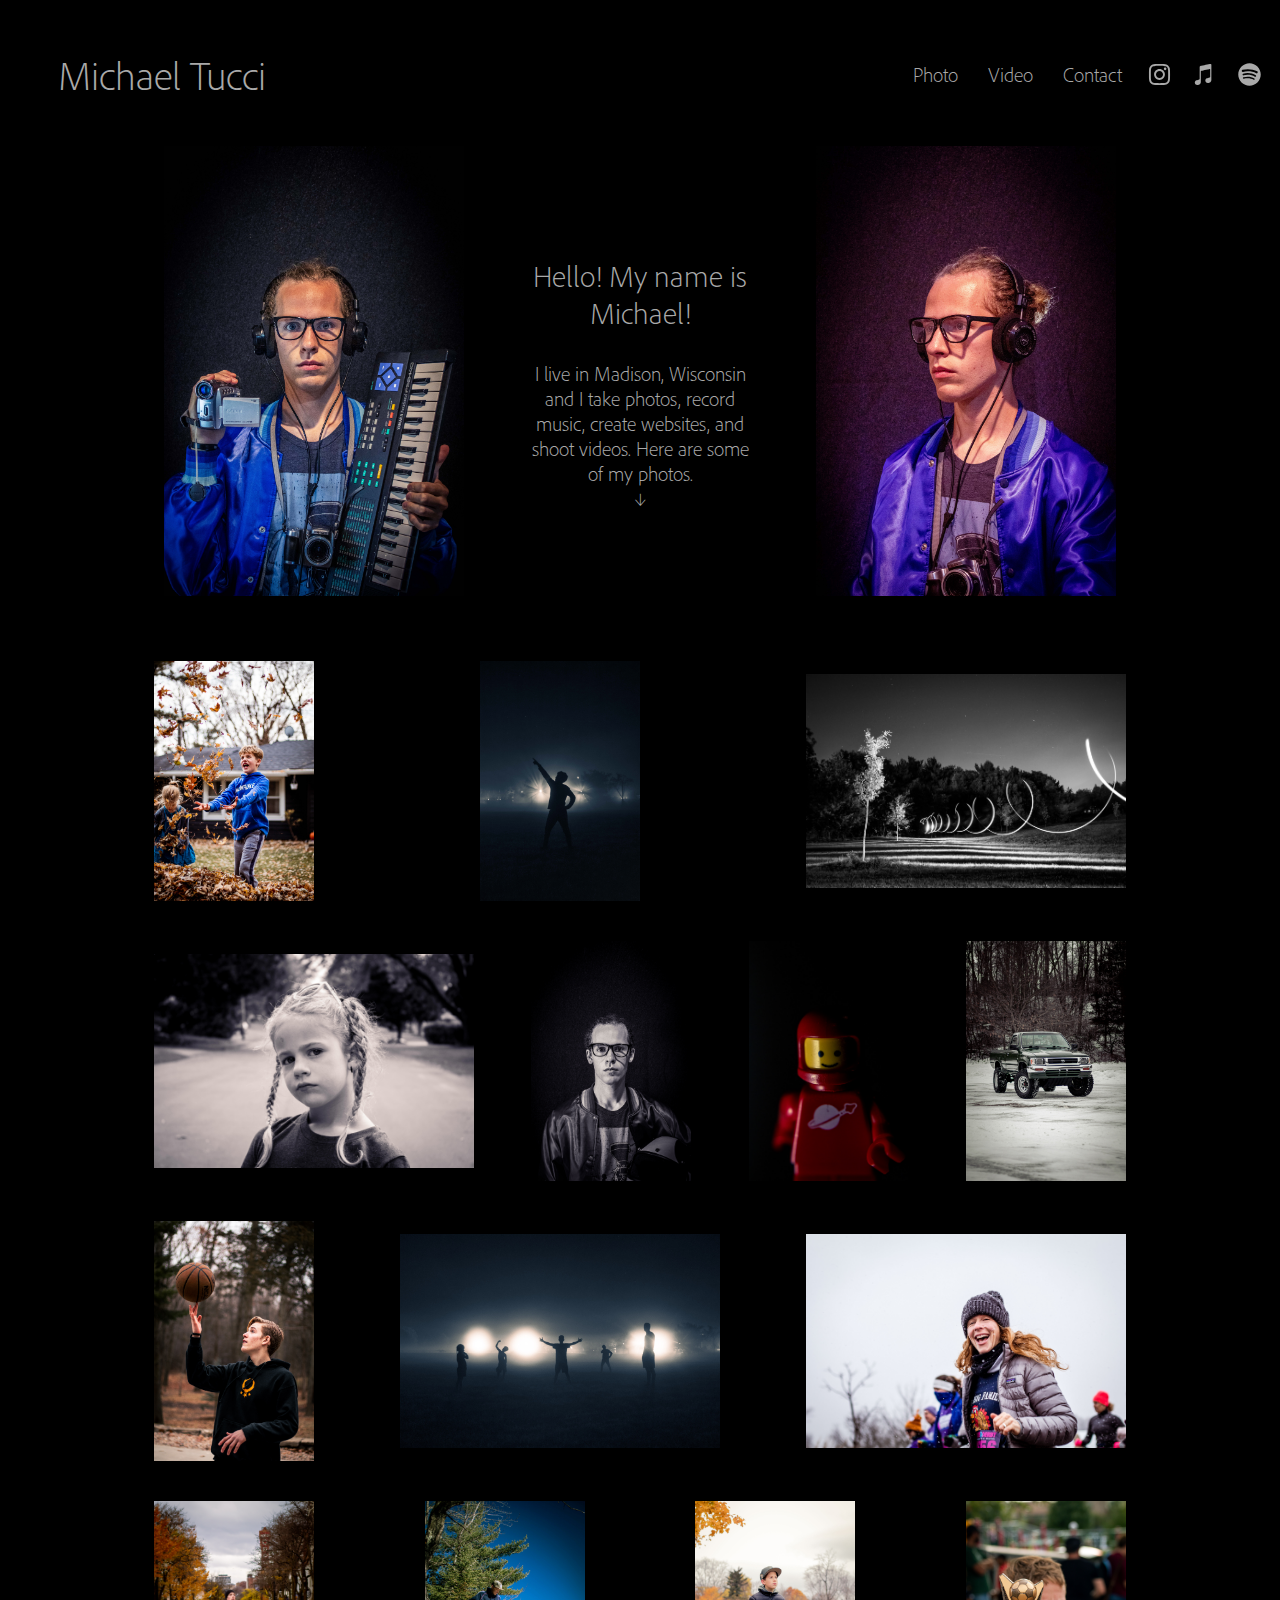
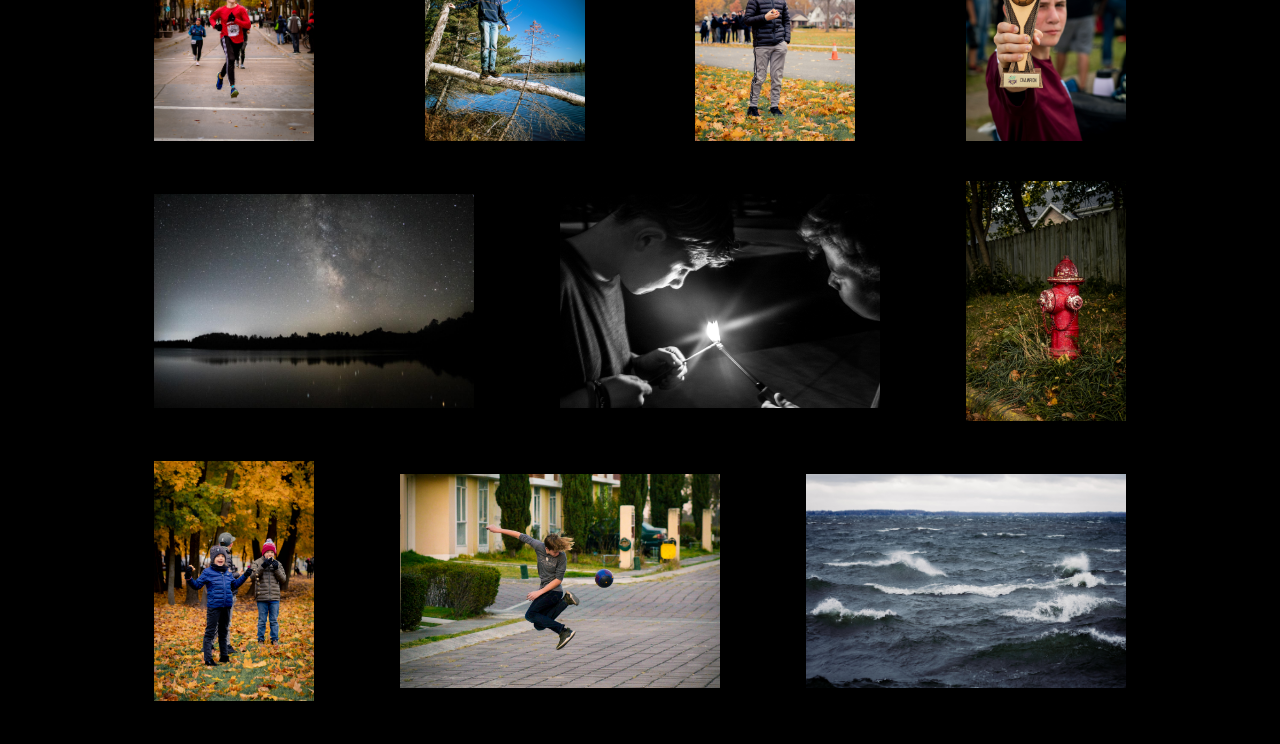
<file: index.html>
<!DOCTYPE html>

<html lang="en">

  <head>
    <meta charset='UTF-8'>
    <link rel="stylesheet" href="style.css" />
    <title>Michael Tucci</title>
  </head>

  <body>

    <!-- header -->

        
    <div style='display: flex; justify-content: space-between; align-items: center;'>
      <div>

	<!--PNG logo-->
	
	<!-- <a href='photos.html'><img src='name-logo.png' class='logo'/></a> -->

	<a href='index.html'><h1 style='padding-left: 50px;'> Michael Tucci</h1></a>
	
	
      </div>
      
      <div class='header-options' style="display: flex; align-items: center;">
	
	<a href='index.html'>Photo</a>
	<!-- <a href='music.html'>Music</a> -->
	<a href='video.html'>Video</a>
	<a href='contact.html'>Contact</a>

	
	<a style="display: flex; padding: 0px; width: 45px; height: 45px;" class='icon' href='https://www.instagram.com/mtucci112/' target="_blank">
	  <div class='icon'>
	    <svg  width='45px' height='45px' style='stroke: #a9a9a900;' viewBox="0 0 64 64">
	      <use xlink:href="#instagram-icon"></use>
	  </div>
	</a>

	<a style='display: flex; padding: 0px; width: 45px; height: 45px;' href="https://music.apple.com/us/artist/michael-gabriel/1064139672" class='icon' target="_blank">
	  <div class='icon'>
	    <svg viewBox="0 0 64 64"  width='45px' height='45px' fill='#a9a9a9'>
              <use xlink:href="#itunes-icon"></use>
	    </svg>
	  </div>
	</a>

	<a style='display: flex; padding: 0px; width: 45px; height: 45px;' href="https://open.spotify.com/artist/2m2tIfXSPX2SVXAtGIVLnL?si=ia6zXl8RQIam5nljzbbWhw" class='icon' target="_blank">
	  <div class='icon'>
	    <svg viewBox="0 0 64 64" width='45px' height='45px' fill='#a9a9a9'>
              <use xlink:href="#spotify-icon"></use>
	    </svg>
	  </div>
	</a>

      </div>
      
    </div>
    
    <!-- body -->

    <div class='me'>
      <img class='me-img' src='me.jpg' alt='a photo of Michael Tucci'/>
      
      <div class='bio-block'>
	
	<h3 class='hello'>Hello! My name is Michael!</h3>
	
	<p class='bio'>I live in Madison, Wisconsin and I take photos, record music, create websites, and shoot videos. Here are some of my photos.<br> &#8595</p>	
      </div>
      
      <img class='me-img' src='me3.jpg' alt='another photo of Michael'/>
    </div>
    
    
    <div class='sample-image' style='padding: 15px;'>


      <img src='photo_examples/vin.jpg' class='portrait'/>
      <img src='photo_examples/jonson.jpg' class='portrait'/>
      <img src="tube.jpg" class='landscape'/>
      
      <img src='photo_examples/iris.jpg' class='landscape'/>
      <img src='me2.jpg' class='portrait'/>
      <img src='lego.jpeg' class='portrait'/>

      <img src='photo_examples/toyota.jpg' class='portrait'/>
      <img src='photo_examples/basketball.jpg' class='portrait'/>
      <img src='family1.jpeg' class='landscape'/>
      
      <img src='photo_examples/momruns.jpg' class='landscape'/>
      <img src='photo_examples/calebruns.jpg' class='portrait'/>
      <img src='photo_examples/elifort.jpg' class='portrait'/>

     
      <img src='photo_examples/jonsoneats.jpg' class='portrait'/>
      <img src='photo_examples/tbonewins.jpg' class='portrait'/>
      <img src='photo_examples/milky.JPG' class='landscape'/>

      <img src='photo_examples/sparkler.jpeg' class='landscape'/>
      <img src='red.jpg' class='portrait'/>
      <img src='photo_examples/happypete.jpg' class='portrait'/>
      
      <img src='photo_examples/calebsoccer.jpg' class='landscape'/>
      <img src='photo_examples/waves.jpg' class='landscape'/>

    </div>
    



        


    <!--svg stuff -->

    <svg xmlns="http://www.w3.org/2000/svg" version="1.1" style="display:none" data-usage="social-icons-svg">

<!--itunes-->
      
      <symbol id="itunes-icon" viewBox="0 0 64 64"><path d="M41.784,28.836c0,3.5,0.002,7-0.002,10.499c0,0.767-0.105,1.519-0.446,2.217c-0.53,1.086-1.399,1.768-2.55,2.095c-0.642,0.183-1.297,0.288-1.965,0.318c-1.749,0.083-3.261-1.103-3.574-2.823c-0.26-1.419,0.419-2.984,1.91-3.715c0.595-0.294,1.23-0.458,1.871-0.596c0.695-0.15,1.393-0.282,2.084-0.441c0.504-0.116,0.84-0.424,0.939-0.948c0.023-0.116,0.033-0.236,0.033-0.355c0.002-3.336,0.002-6.67-0.002-10.005c0-0.114-0.019-0.23-0.047-0.34c-0.072-0.277-0.274-0.446-0.559-0.43c-0.294,0.017-0.584,0.064-0.873,0.122c-1.397,0.275-2.793,0.559-4.189,0.84c-1.425,0.286-2.851,0.576-4.278,0.864c-0.842,0.171-1.684,0.34-2.525,0.51c-0.03,0.006-0.059,0.016-0.088,0.023c-0.509,0.141-0.693,0.374-0.717,0.9c-0.003,0.08-0.002,0.16-0.002,0.241c-0.002,4.782,0,9.565-0.003,14.345c0,0.773-0.086,1.537-0.396,2.255c-0.512,1.18-1.416,1.914-2.636,2.269c-0.645,0.186-1.307,0.293-1.976,0.316c-1.762,0.066-3.225-1.105-3.527-2.838c-0.261-1.494,0.422-3.098,2.119-3.816c0.656-0.275,1.344-0.427,2.036-0.571c0.527-0.111,1.056-0.211,1.582-0.324c0.703-0.153,1.07-0.595,1.1-1.313c0.003-0.094,0.002-0.183,0.002-0.277c0-5.44,0-10.882,0.003-16.323c0-0.227,0.023-0.46,0.077-0.681c0.128-0.524,0.502-0.823,1.003-0.953c0.469-0.122,0.947-0.207,1.422-0.304c1.347-0.272,2.694-0.543,4.042-0.814c1.393-0.282,2.784-0.562,4.176-0.843c1.23-0.249,2.46-0.501,3.693-0.743c0.404-0.08,0.814-0.161,1.22-0.194c0.57-0.045,0.961,0.313,1.019,0.886c0.014,0.136,0.022,0.274,0.022,0.412C41.786,21.814,41.786,25.325,41.784,28.836L41.784,28.836z"></path></symbol>

<!--spotify-->
      
      <symbol id="spotify-icon" viewBox="0 0 64 64"><path d="M32,16c-8.8,0-16,7.2-16,16c0,8.8,7.2,16,16,16c8.8,0,16-7.2,16-16C48,23.2,40.8,16,32,16 M39.3,39.1c-0.3,0.5-0.9,0.6-1.4,0.3c-3.8-2.3-8.5-2.8-14.1-1.5c-0.5,0.1-1.1-0.2-1.2-0.7c-0.1-0.5,0.2-1.1,0.8-1.2 c6.1-1.4,11.3-0.8,15.5,1.8C39.5,38,39.6,38.6,39.3,39.1 M41.3,34.7c-0.4,0.6-1.1,0.8-1.7,0.4c-4.3-2.6-10.9-3.4-15.9-1.9 c-0.7,0.2-1.4-0.2-1.6-0.8c-0.2-0.7,0.2-1.4,0.8-1.6c5.8-1.8,13-0.9,18,2.1C41.5,33.4,41.7,34.1,41.3,34.7 M41.5,30.2 c-5.2-3.1-13.7-3.3-18.6-1.9c-0.8,0.2-1.6-0.2-1.9-1c-0.2-0.8,0.2-1.6,1-1.9c5.7-1.7,15-1.4,21,2.1c0.7,0.4,0.9,1.3,0.5,2.1 C43.1,30.4,42.2,30.6,41.5,30.2"></path>

	    
<!-- instagram -->
    
    <symbol id="instagram-icon" viewBox="0 0 64 64"><path d="M46.91,25.816c-0.073-1.597-0.326-2.687-0.697-3.641c-0.383-0.986-0.896-1.823-1.73-2.657c-0.834-0.834-1.67-1.347-2.657-1.73c-0.954-0.371-2.045-0.624-3.641-0.697C36.585,17.017,36.074,17,32,17s-4.585,0.017-6.184,0.09c-1.597,0.073-2.687,0.326-3.641,0.697c-0.986,0.383-1.823,0.896-2.657,1.73c-0.834,0.834-1.347,1.67-1.73,2.657c-0.371,0.954-0.624,2.045-0.697,3.641C17.017,27.415,17,27.926,17,32c0,4.074,0.017,4.585,0.09,6.184c0.073,1.597,0.326,2.687,0.697,3.641c0.383,0.986,0.896,1.823,1.73,2.657c0.834,0.834,1.67,1.347,2.657,1.73c0.954,0.371,2.045,0.624,3.641,0.697C27.415,46.983,27.926,47,32,47s4.585-0.017,6.184-0.09c1.597-0.073,2.687-0.326,3.641-0.697c0.986-0.383,1.823-0.896,2.657-1.73c0.834-0.834,1.347-1.67,1.73-2.657c0.371-0.954,0.624-2.045,0.697-3.641C46.983,36.585,47,36.074,47,32S46.983,27.415,46.91,25.816z M44.21,38.061c-0.067,1.462-0.311,2.257-0.516,2.785c-0.272,0.7-0.597,1.2-1.122,1.725c-0.525,0.525-1.025,0.85-1.725,1.122c-0.529,0.205-1.323,0.45-2.785,0.516c-1.581,0.072-2.056,0.087-6.061,0.087s-4.48-0.015-6.061-0.087c-1.462-0.067-2.257-0.311-2.785-0.516c-0.7-0.272-1.2-0.597-1.725-1.122c-0.525-0.525-0.85-1.025-1.122-1.725c-0.205-0.529-0.45-1.323-0.516-2.785c-0.072-1.582-0.087-2.056-0.087-6.061s0.015-4.48,0.087-6.061c0.067-1.462,0.311-2.257,0.516-2.785c0.272-0.7,0.597-1.2,1.122-1.725c0.525-0.525,1.025-0.85,1.725-1.122c0.529-0.205,1.323-0.45,2.785-0.516c1.582-0.072,2.056-0.087,6.061-0.087s4.48,0.015,6.061,0.087c1.462,0.067,2.257,0.311,2.785,0.516c0.7,0.272,1.2,0.597,1.725,1.122c0.525,0.525,0.85,1.025,1.122,1.725c0.205,0.529,0.45,1.323,0.516,2.785c0.072,1.582,0.087,2.056,0.087,6.061S44.282,36.48,44.21,38.061z M32,24.297c-4.254,0-7.703,3.449-7.703,7.703c0,4.254,3.449,7.703,7.703,7.703c4.254,0,7.703-3.449,7.703-7.703C39.703,27.746,36.254,24.297,32,24.297z M32,37c-2.761,0-5-2.239-5-5c0-2.761,2.239-5,5-5s5,2.239,5,5C37,34.761,34.761,37,32,37z M40.007,22.193c-0.994,0-1.8,0.806-1.8,1.8c0,0.994,0.806,1.8,1.8,1.8c0.994,0,1.8-0.806,1.8-1.8C41.807,22.999,41.001,22.193,40.007,22.193z"></path></symbol>

    </svg>


  </body>

</html>
</file>
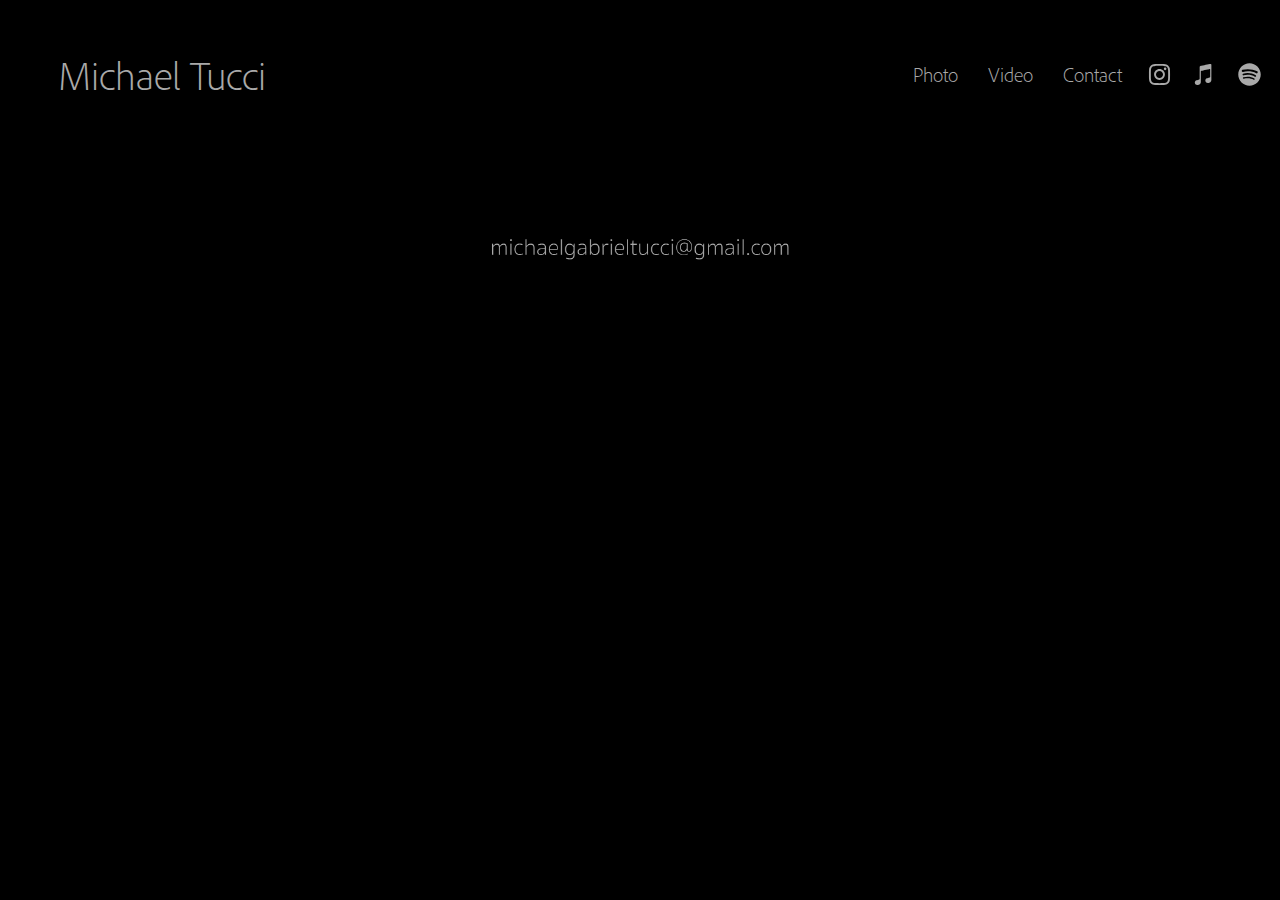
<file: contact.html>
<!DOCTYPE html>

<html lang="en">

  <head>
    <meta charset='UTF-8'>
    <link rel="stylesheet" href="style.css" />
    <title>Contact</title>
  </head>

  <body>
    

    <!-- header -->

        
    <div style='display: flex; justify-content: space-between; align-items: center;'>
      <div>

	<!--PNG logo-->
	
	<!-- <a href='photos.html'><img src='name-logo.png' class='logo'/></a> -->

	<a href='index.html'><h1 style='padding-left: 50px;'> Michael Tucci</h1></a>
	
	
      </div>
      
      <div class='header-options' style="display: flex; align-items: center;">
	
	<a href='index.html'>Photo</a>
	<!-- <a href='music.html'>Music</a> -->
	<a href='video.html'>Video</a>
	<a href='contact.html'>Contact</a>

	
	<a style="display: flex; padding: 0px; width: 45px; height: 45px;" class='icon' href='https://www.instagram.com/mtucci112/' target="_blank">
	  <div class='icon'>
	    <svg  width='45px' height='45px' style='stroke: #a9a9a900;' viewBox="0 0 64 64">
	      <use xlink:href="#instagram-icon"></use>
	  </div>
	</a>

	<a style='display: flex; padding: 0px; width: 45px; height: 45px;' href="https://music.apple.com/us/artist/michael-gabriel/1064139672" class='icon' target="_blank">
	  <div class='icon'>
	    <svg viewBox="0 0 64 64"  width='45px' height='45px' fill='#a9a9a9'>
              <use xlink:href="#itunes-icon"></use>
	    </svg>
	  </div>
	</a>

	<a style='display: flex; padding: 0px; width: 45px; height: 45px;' href="https://open.spotify.com/artist/2m2tIfXSPX2SVXAtGIVLnL?si=ia6zXl8RQIam5nljzbbWhw" class='icon' target="_blank">
	  <div class='icon'>
	    <svg viewBox="0 0 64 64" width='45px' height='45px' fill='#a9a9a9'>
              <use xlink:href="#spotify-icon"></use>
	    </svg>
	  </div>
	</a>

      </div>
      
    </div>
    
  <body>
    <div class='gmail'>
      
      <a href="mailto:michaelgabrieltucci@gmail.com?subject=Hello Michael! | mtuccicreative.com">
	<img class="landscape" src="gmail.png"/>
      </a>
      
    </div>
    
    <!--svg stuff -->

    <svg xmlns="http://www.w3.org/2000/svg" version="1.1" style="display:none" data-usage="social-icons-svg">

      <symbol id="soundcloud-icon" viewBox="0 0 64 64"><path d="M43.6,30c-0.6,0-1.2,0.1-1.7,0.3c-0.3-4-3.7-7.1-7.7-7.1c-1,0-2,0.2-2.8,0.5 C31.1,23.9,31,24,31,24.3v13.9c0,0.3,0.2,0.5,0.5,0.5c0,0,12.2,0,12.2,0c2.4,0,4.4-1.9,4.4-4.4C48,31.9,46,30,43.6,30z M27.2,25.1 c-0.7,0-1.2,0.5-1.2,1.1v11.3c0,0.7,0.6,1.2,1.2,1.2c0.7,0,1.2-0.6,1.2-1.2V26.2C28.4,25.6,27.8,25.1,27.2,25.1z M22.2,27.8 c-0.7,0-1.2,0.5-1.2,1.1v8.5c0,0.7,0.6,1.2,1.2,1.2s1.2-0.6,1.2-1.2V29C23.4,28.3,22.9,27.8,22.2,27.8z M17.2,30.2 c-0.7,0-1.2,0.5-1.2,1.1v4.9c0,0.7,0.6,1.2,1.2,1.2c0.7,0,1.2-0.6,1.2-1.2v-4.9C18.5,30.7,17.9,30.2,17.2,30.2z"></path></symbol>
      
      <symbol id="itunes-icon" viewBox="0 0 64 64"><path d="M41.784,28.836c0,3.5,0.002,7-0.002,10.499c0,0.767-0.105,1.519-0.446,2.217c-0.53,1.086-1.399,1.768-2.55,2.095c-0.642,0.183-1.297,0.288-1.965,0.318c-1.749,0.083-3.261-1.103-3.574-2.823c-0.26-1.419,0.419-2.984,1.91-3.715c0.595-0.294,1.23-0.458,1.871-0.596c0.695-0.15,1.393-0.282,2.084-0.441c0.504-0.116,0.84-0.424,0.939-0.948c0.023-0.116,0.033-0.236,0.033-0.355c0.002-3.336,0.002-6.67-0.002-10.005c0-0.114-0.019-0.23-0.047-0.34c-0.072-0.277-0.274-0.446-0.559-0.43c-0.294,0.017-0.584,0.064-0.873,0.122c-1.397,0.275-2.793,0.559-4.189,0.84c-1.425,0.286-2.851,0.576-4.278,0.864c-0.842,0.171-1.684,0.34-2.525,0.51c-0.03,0.006-0.059,0.016-0.088,0.023c-0.509,0.141-0.693,0.374-0.717,0.9c-0.003,0.08-0.002,0.16-0.002,0.241c-0.002,4.782,0,9.565-0.003,14.345c0,0.773-0.086,1.537-0.396,2.255c-0.512,1.18-1.416,1.914-2.636,2.269c-0.645,0.186-1.307,0.293-1.976,0.316c-1.762,0.066-3.225-1.105-3.527-2.838c-0.261-1.494,0.422-3.098,2.119-3.816c0.656-0.275,1.344-0.427,2.036-0.571c0.527-0.111,1.056-0.211,1.582-0.324c0.703-0.153,1.07-0.595,1.1-1.313c0.003-0.094,0.002-0.183,0.002-0.277c0-5.44,0-10.882,0.003-16.323c0-0.227,0.023-0.46,0.077-0.681c0.128-0.524,0.502-0.823,1.003-0.953c0.469-0.122,0.947-0.207,1.422-0.304c1.347-0.272,2.694-0.543,4.042-0.814c1.393-0.282,2.784-0.562,4.176-0.843c1.23-0.249,2.46-0.501,3.693-0.743c0.404-0.08,0.814-0.161,1.22-0.194c0.57-0.045,0.961,0.313,1.019,0.886c0.014,0.136,0.022,0.274,0.022,0.412C41.786,21.814,41.786,25.325,41.784,28.836L41.784,28.836z"></path></symbol>

      <symbol id="spotify-icon" viewBox="0 0 64 64"><path d="M32,16c-8.8,0-16,7.2-16,16c0,8.8,7.2,16,16,16c8.8,0,16-7.2,16-16C48,23.2,40.8,16,32,16 M39.3,39.1c-0.3,0.5-0.9,0.6-1.4,0.3c-3.8-2.3-8.5-2.8-14.1-1.5c-0.5,0.1-1.1-0.2-1.2-0.7c-0.1-0.5,0.2-1.1,0.8-1.2 c6.1-1.4,11.3-0.8,15.5,1.8C39.5,38,39.6,38.6,39.3,39.1 M41.3,34.7c-0.4,0.6-1.1,0.8-1.7,0.4c-4.3-2.6-10.9-3.4-15.9-1.9 c-0.7,0.2-1.4-0.2-1.6-0.8c-0.2-0.7,0.2-1.4,0.8-1.6c5.8-1.8,13-0.9,18,2.1C41.5,33.4,41.7,34.1,41.3,34.7 M41.5,30.2 c-5.2-3.1-13.7-3.3-18.6-1.9c-0.8,0.2-1.6-0.2-1.9-1c-0.2-0.8,0.2-1.6,1-1.9c5.7-1.7,15-1.4,21,2.1c0.7,0.4,0.9,1.3,0.5,2.1 C43.1,30.4,42.2,30.6,41.5,30.2"></path>


	    
<!-- instagram -->
    
    <symbol id="instagram-icon" viewBox="0 0 64 64"><path d="M46.91,25.816c-0.073-1.597-0.326-2.687-0.697-3.641c-0.383-0.986-0.896-1.823-1.73-2.657c-0.834-0.834-1.67-1.347-2.657-1.73c-0.954-0.371-2.045-0.624-3.641-0.697C36.585,17.017,36.074,17,32,17s-4.585,0.017-6.184,0.09c-1.597,0.073-2.687,0.326-3.641,0.697c-0.986,0.383-1.823,0.896-2.657,1.73c-0.834,0.834-1.347,1.67-1.73,2.657c-0.371,0.954-0.624,2.045-0.697,3.641C17.017,27.415,17,27.926,17,32c0,4.074,0.017,4.585,0.09,6.184c0.073,1.597,0.326,2.687,0.697,3.641c0.383,0.986,0.896,1.823,1.73,2.657c0.834,0.834,1.67,1.347,2.657,1.73c0.954,0.371,2.045,0.624,3.641,0.697C27.415,46.983,27.926,47,32,47s4.585-0.017,6.184-0.09c1.597-0.073,2.687-0.326,3.641-0.697c0.986-0.383,1.823-0.896,2.657-1.73c0.834-0.834,1.347-1.67,1.73-2.657c0.371-0.954,0.624-2.045,0.697-3.641C46.983,36.585,47,36.074,47,32S46.983,27.415,46.91,25.816z M44.21,38.061c-0.067,1.462-0.311,2.257-0.516,2.785c-0.272,0.7-0.597,1.2-1.122,1.725c-0.525,0.525-1.025,0.85-1.725,1.122c-0.529,0.205-1.323,0.45-2.785,0.516c-1.581,0.072-2.056,0.087-6.061,0.087s-4.48-0.015-6.061-0.087c-1.462-0.067-2.257-0.311-2.785-0.516c-0.7-0.272-1.2-0.597-1.725-1.122c-0.525-0.525-0.85-1.025-1.122-1.725c-0.205-0.529-0.45-1.323-0.516-2.785c-0.072-1.582-0.087-2.056-0.087-6.061s0.015-4.48,0.087-6.061c0.067-1.462,0.311-2.257,0.516-2.785c0.272-0.7,0.597-1.2,1.122-1.725c0.525-0.525,1.025-0.85,1.725-1.122c0.529-0.205,1.323-0.45,2.785-0.516c1.582-0.072,2.056-0.087,6.061-0.087s4.48,0.015,6.061,0.087c1.462,0.067,2.257,0.311,2.785,0.516c0.7,0.272,1.2,0.597,1.725,1.122c0.525,0.525,0.85,1.025,1.122,1.725c0.205,0.529,0.45,1.323,0.516,2.785c0.072,1.582,0.087,2.056,0.087,6.061S44.282,36.48,44.21,38.061z M32,24.297c-4.254,0-7.703,3.449-7.703,7.703c0,4.254,3.449,7.703,7.703,7.703c4.254,0,7.703-3.449,7.703-7.703C39.703,27.746,36.254,24.297,32,24.297z M32,37c-2.761,0-5-2.239-5-5c0-2.761,2.239-5,5-5s5,2.239,5,5C37,34.761,34.761,37,32,37z M40.007,22.193c-0.994,0-1.8,0.806-1.8,1.8c0,0.994,0.806,1.8,1.8,1.8c0.994,0,1.8-0.806,1.8-1.8C41.807,22.999,41.001,22.193,40.007,22.193z"></path></symbol>

    </svg>


    </body>
    
  
</html>
</file>
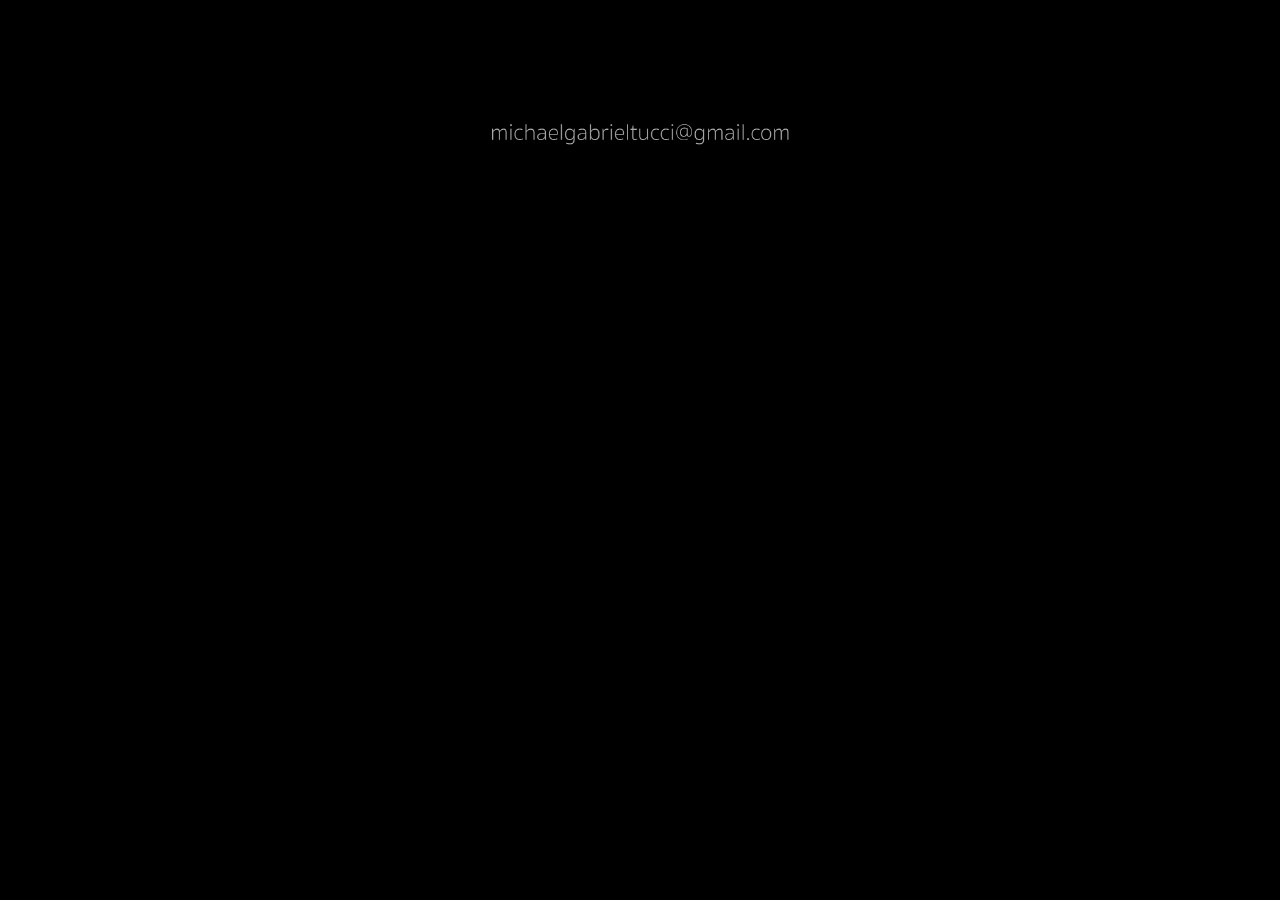
<file: contact_base.html>
<!DOCTYPE html>

<html lang="en">

  <head>
    <meta charset='UTF-8'>
    <link rel="stylesheet" href="style.css" />
    <title>Contact</title>
  </head>

  <body>
    

    <!-- header -->

    INSERT_HEADER
    
  <body>
    <div class='gmail'>
      
      <a href="mailto:michaelgabrieltucci@gmail.com?subject=Hello Michael! | mtuccicreative.com">
	<img class="landscape" src="gmail.png"/>
      </a>
      
    </div>
    
    <!--svg stuff -->

    <svg xmlns="http://www.w3.org/2000/svg" version="1.1" style="display:none" data-usage="social-icons-svg">

      <symbol id="soundcloud-icon" viewBox="0 0 64 64"><path d="M43.6,30c-0.6,0-1.2,0.1-1.7,0.3c-0.3-4-3.7-7.1-7.7-7.1c-1,0-2,0.2-2.8,0.5 C31.1,23.9,31,24,31,24.3v13.9c0,0.3,0.2,0.5,0.5,0.5c0,0,12.2,0,12.2,0c2.4,0,4.4-1.9,4.4-4.4C48,31.9,46,30,43.6,30z M27.2,25.1 c-0.7,0-1.2,0.5-1.2,1.1v11.3c0,0.7,0.6,1.2,1.2,1.2c0.7,0,1.2-0.6,1.2-1.2V26.2C28.4,25.6,27.8,25.1,27.2,25.1z M22.2,27.8 c-0.7,0-1.2,0.5-1.2,1.1v8.5c0,0.7,0.6,1.2,1.2,1.2s1.2-0.6,1.2-1.2V29C23.4,28.3,22.9,27.8,22.2,27.8z M17.2,30.2 c-0.7,0-1.2,0.5-1.2,1.1v4.9c0,0.7,0.6,1.2,1.2,1.2c0.7,0,1.2-0.6,1.2-1.2v-4.9C18.5,30.7,17.9,30.2,17.2,30.2z"></path></symbol>
      
      <symbol id="itunes-icon" viewBox="0 0 64 64"><path d="M41.784,28.836c0,3.5,0.002,7-0.002,10.499c0,0.767-0.105,1.519-0.446,2.217c-0.53,1.086-1.399,1.768-2.55,2.095c-0.642,0.183-1.297,0.288-1.965,0.318c-1.749,0.083-3.261-1.103-3.574-2.823c-0.26-1.419,0.419-2.984,1.91-3.715c0.595-0.294,1.23-0.458,1.871-0.596c0.695-0.15,1.393-0.282,2.084-0.441c0.504-0.116,0.84-0.424,0.939-0.948c0.023-0.116,0.033-0.236,0.033-0.355c0.002-3.336,0.002-6.67-0.002-10.005c0-0.114-0.019-0.23-0.047-0.34c-0.072-0.277-0.274-0.446-0.559-0.43c-0.294,0.017-0.584,0.064-0.873,0.122c-1.397,0.275-2.793,0.559-4.189,0.84c-1.425,0.286-2.851,0.576-4.278,0.864c-0.842,0.171-1.684,0.34-2.525,0.51c-0.03,0.006-0.059,0.016-0.088,0.023c-0.509,0.141-0.693,0.374-0.717,0.9c-0.003,0.08-0.002,0.16-0.002,0.241c-0.002,4.782,0,9.565-0.003,14.345c0,0.773-0.086,1.537-0.396,2.255c-0.512,1.18-1.416,1.914-2.636,2.269c-0.645,0.186-1.307,0.293-1.976,0.316c-1.762,0.066-3.225-1.105-3.527-2.838c-0.261-1.494,0.422-3.098,2.119-3.816c0.656-0.275,1.344-0.427,2.036-0.571c0.527-0.111,1.056-0.211,1.582-0.324c0.703-0.153,1.07-0.595,1.1-1.313c0.003-0.094,0.002-0.183,0.002-0.277c0-5.44,0-10.882,0.003-16.323c0-0.227,0.023-0.46,0.077-0.681c0.128-0.524,0.502-0.823,1.003-0.953c0.469-0.122,0.947-0.207,1.422-0.304c1.347-0.272,2.694-0.543,4.042-0.814c1.393-0.282,2.784-0.562,4.176-0.843c1.23-0.249,2.46-0.501,3.693-0.743c0.404-0.08,0.814-0.161,1.22-0.194c0.57-0.045,0.961,0.313,1.019,0.886c0.014,0.136,0.022,0.274,0.022,0.412C41.786,21.814,41.786,25.325,41.784,28.836L41.784,28.836z"></path></symbol>

      <symbol id="spotify-icon" viewBox="0 0 64 64"><path d="M32,16c-8.8,0-16,7.2-16,16c0,8.8,7.2,16,16,16c8.8,0,16-7.2,16-16C48,23.2,40.8,16,32,16 M39.3,39.1c-0.3,0.5-0.9,0.6-1.4,0.3c-3.8-2.3-8.5-2.8-14.1-1.5c-0.5,0.1-1.1-0.2-1.2-0.7c-0.1-0.5,0.2-1.1,0.8-1.2 c6.1-1.4,11.3-0.8,15.5,1.8C39.5,38,39.6,38.6,39.3,39.1 M41.3,34.7c-0.4,0.6-1.1,0.8-1.7,0.4c-4.3-2.6-10.9-3.4-15.9-1.9 c-0.7,0.2-1.4-0.2-1.6-0.8c-0.2-0.7,0.2-1.4,0.8-1.6c5.8-1.8,13-0.9,18,2.1C41.5,33.4,41.7,34.1,41.3,34.7 M41.5,30.2 c-5.2-3.1-13.7-3.3-18.6-1.9c-0.8,0.2-1.6-0.2-1.9-1c-0.2-0.8,0.2-1.6,1-1.9c5.7-1.7,15-1.4,21,2.1c0.7,0.4,0.9,1.3,0.5,2.1 C43.1,30.4,42.2,30.6,41.5,30.2"></path>


	    
<!-- instagram -->
    
    <symbol id="instagram-icon" viewBox="0 0 64 64"><path d="M46.91,25.816c-0.073-1.597-0.326-2.687-0.697-3.641c-0.383-0.986-0.896-1.823-1.73-2.657c-0.834-0.834-1.67-1.347-2.657-1.73c-0.954-0.371-2.045-0.624-3.641-0.697C36.585,17.017,36.074,17,32,17s-4.585,0.017-6.184,0.09c-1.597,0.073-2.687,0.326-3.641,0.697c-0.986,0.383-1.823,0.896-2.657,1.73c-0.834,0.834-1.347,1.67-1.73,2.657c-0.371,0.954-0.624,2.045-0.697,3.641C17.017,27.415,17,27.926,17,32c0,4.074,0.017,4.585,0.09,6.184c0.073,1.597,0.326,2.687,0.697,3.641c0.383,0.986,0.896,1.823,1.73,2.657c0.834,0.834,1.67,1.347,2.657,1.73c0.954,0.371,2.045,0.624,3.641,0.697C27.415,46.983,27.926,47,32,47s4.585-0.017,6.184-0.09c1.597-0.073,2.687-0.326,3.641-0.697c0.986-0.383,1.823-0.896,2.657-1.73c0.834-0.834,1.347-1.67,1.73-2.657c0.371-0.954,0.624-2.045,0.697-3.641C46.983,36.585,47,36.074,47,32S46.983,27.415,46.91,25.816z M44.21,38.061c-0.067,1.462-0.311,2.257-0.516,2.785c-0.272,0.7-0.597,1.2-1.122,1.725c-0.525,0.525-1.025,0.85-1.725,1.122c-0.529,0.205-1.323,0.45-2.785,0.516c-1.581,0.072-2.056,0.087-6.061,0.087s-4.48-0.015-6.061-0.087c-1.462-0.067-2.257-0.311-2.785-0.516c-0.7-0.272-1.2-0.597-1.725-1.122c-0.525-0.525-0.85-1.025-1.122-1.725c-0.205-0.529-0.45-1.323-0.516-2.785c-0.072-1.582-0.087-2.056-0.087-6.061s0.015-4.48,0.087-6.061c0.067-1.462,0.311-2.257,0.516-2.785c0.272-0.7,0.597-1.2,1.122-1.725c0.525-0.525,1.025-0.85,1.725-1.122c0.529-0.205,1.323-0.45,2.785-0.516c1.582-0.072,2.056-0.087,6.061-0.087s4.48,0.015,6.061,0.087c1.462,0.067,2.257,0.311,2.785,0.516c0.7,0.272,1.2,0.597,1.725,1.122c0.525,0.525,0.85,1.025,1.122,1.725c0.205,0.529,0.45,1.323,0.516,2.785c0.072,1.582,0.087,2.056,0.087,6.061S44.282,36.48,44.21,38.061z M32,24.297c-4.254,0-7.703,3.449-7.703,7.703c0,4.254,3.449,7.703,7.703,7.703c4.254,0,7.703-3.449,7.703-7.703C39.703,27.746,36.254,24.297,32,24.297z M32,37c-2.761,0-5-2.239-5-5c0-2.761,2.239-5,5-5s5,2.239,5,5C37,34.761,34.761,37,32,37z M40.007,22.193c-0.994,0-1.8,0.806-1.8,1.8c0,0.994,0.806,1.8,1.8,1.8c0.994,0,1.8-0.806,1.8-1.8C41.807,22.999,41.001,22.193,40.007,22.193z"></path></symbol>

    </svg>


    </body>
    
  
</html>
</file>
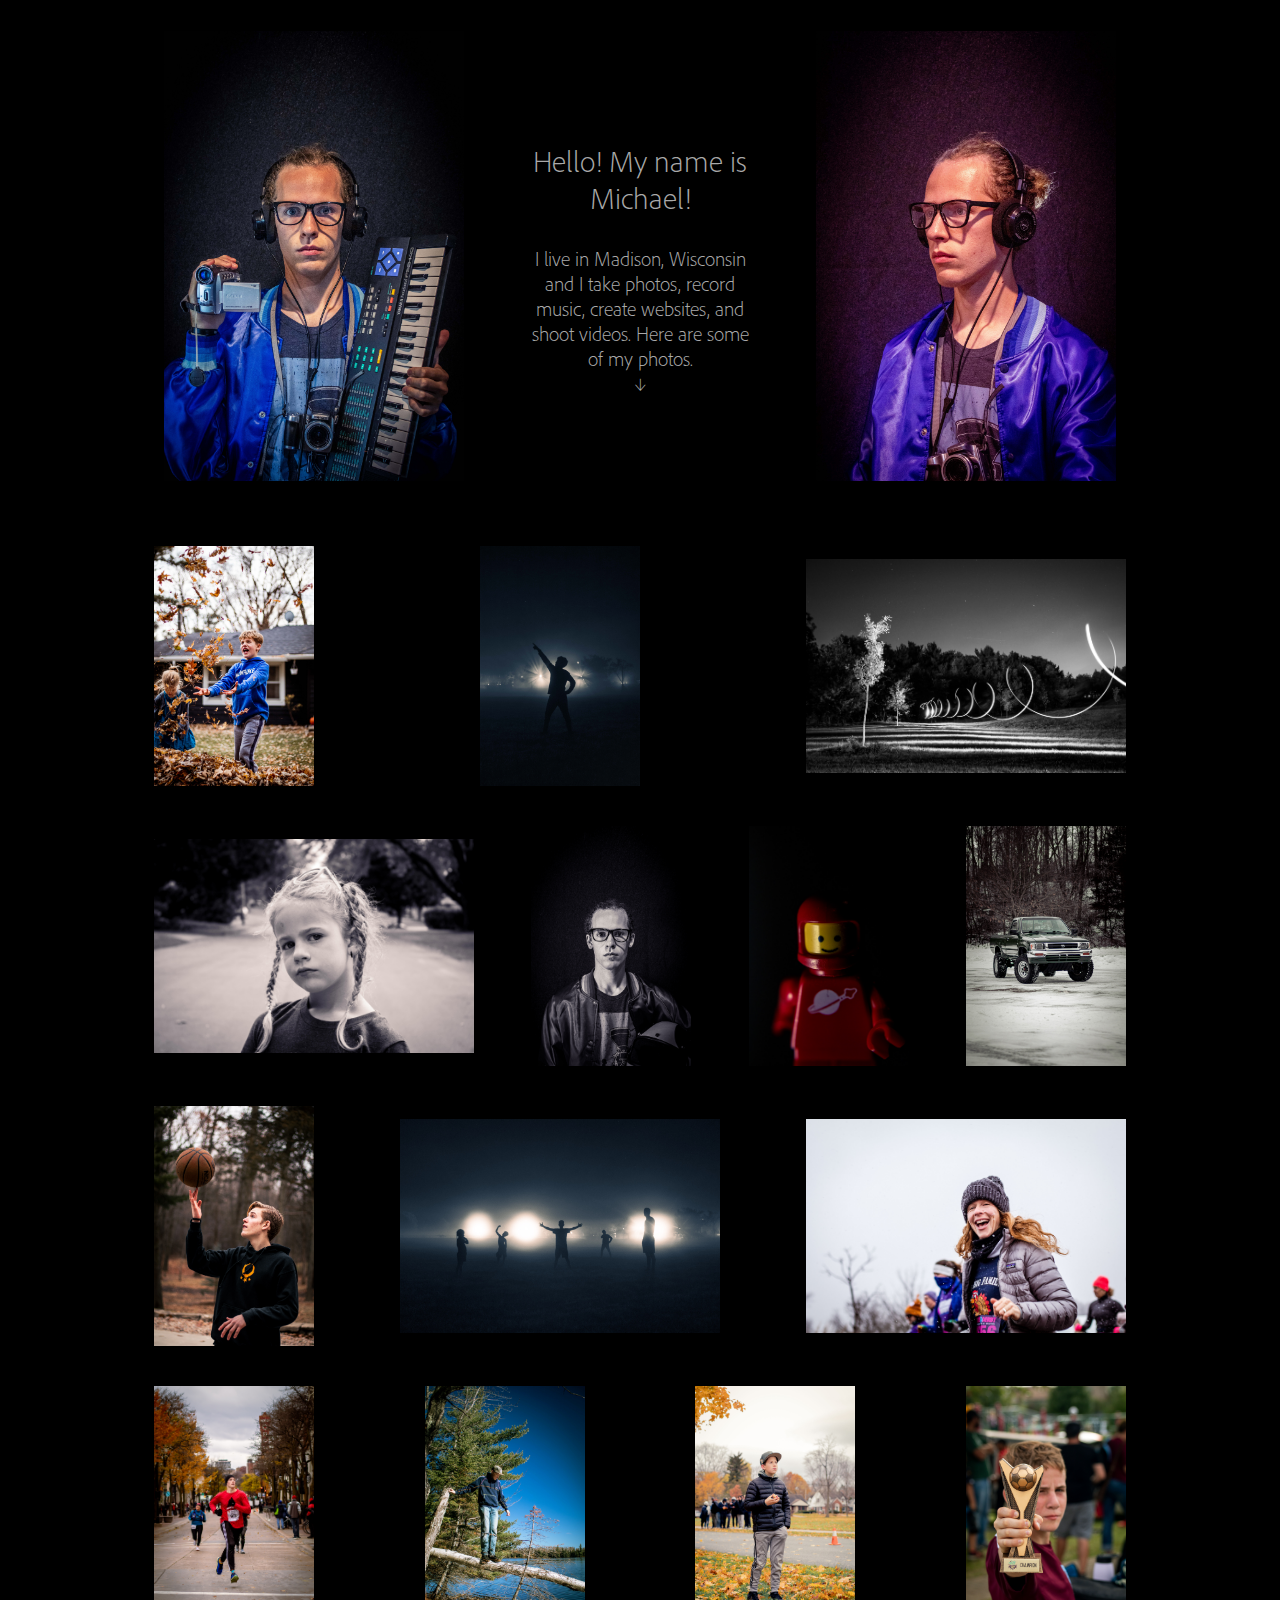
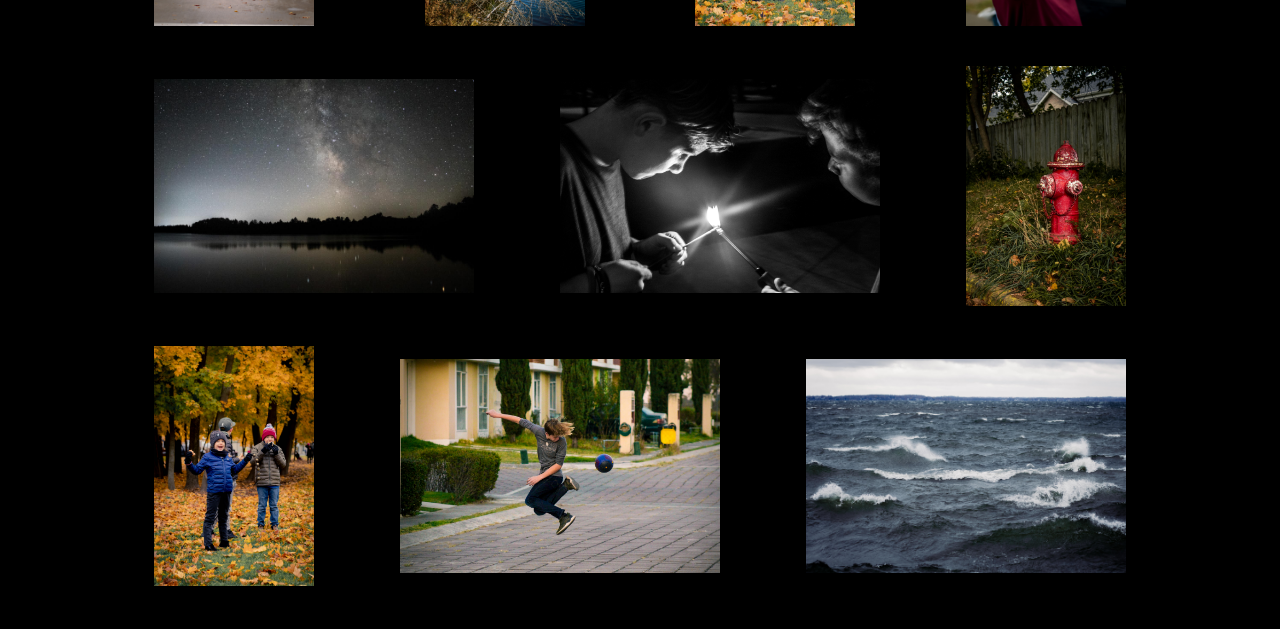
<file: index_base.html>
<!DOCTYPE html>

<html lang="en">

  <head>
    <meta charset='UTF-8'>
    <link rel="stylesheet" href="style.css" />
    <title>Michael Tucci</title>
  </head>

  <body>

    <!-- header -->

    INSERT_HEADER
    
    <!-- body -->

    <div class='me'>
      <img class='me-img' src='me.jpg' alt='a photo of Michael Tucci'/>
      
      <div class='bio-block'>
	
	<h3 class='hello'>Hello! My name is Michael!</h3>
	
	<p class='bio'>I live in Madison, Wisconsin and I take photos, record music, create websites, and shoot videos. Here are some of my photos.<br> &#8595</p>	
      </div>
      
      <img class='me-img' src='me3.jpg' alt='another photo of Michael'/>
    </div>
    
    
    <div class='sample-image' style='padding: 15px;'>


      <img src='photo_examples/vin.jpg' class='portrait'/>
      <img src='photo_examples/jonson.jpg' class='portrait'/>
      <img src="tube.jpg" class='landscape'/>
      
      <img src='photo_examples/iris.jpg' class='landscape'/>
      <img src='me2.jpg' class='portrait'/>
      <img src='lego.jpeg' class='portrait'/>

      <img src='photo_examples/toyota.jpg' class='portrait'/>
      <img src='photo_examples/basketball.jpg' class='portrait'/>
      <img src='family1.jpeg' class='landscape'/>
      
      <img src='photo_examples/momruns.jpg' class='landscape'/>
      <img src='photo_examples/calebruns.jpg' class='portrait'/>
      <img src='photo_examples/elifort.jpg' class='portrait'/>

     
      <img src='photo_examples/jonsoneats.jpg' class='portrait'/>
      <img src='photo_examples/tbonewins.jpg' class='portrait'/>
      <img src='photo_examples/milky.JPG' class='landscape'/>

      <img src='photo_examples/sparkler.jpeg' class='landscape'/>
      <img src='red.jpg' class='portrait'/>
      <img src='photo_examples/happypete.jpg' class='portrait'/>
      
      <img src='photo_examples/calebsoccer.jpg' class='landscape'/>
      <img src='photo_examples/waves.jpg' class='landscape'/>

    </div>
    



        


    <!--svg stuff -->

    <svg xmlns="http://www.w3.org/2000/svg" version="1.1" style="display:none" data-usage="social-icons-svg">

<!--itunes-->
      
      <symbol id="itunes-icon" viewBox="0 0 64 64"><path d="M41.784,28.836c0,3.5,0.002,7-0.002,10.499c0,0.767-0.105,1.519-0.446,2.217c-0.53,1.086-1.399,1.768-2.55,2.095c-0.642,0.183-1.297,0.288-1.965,0.318c-1.749,0.083-3.261-1.103-3.574-2.823c-0.26-1.419,0.419-2.984,1.91-3.715c0.595-0.294,1.23-0.458,1.871-0.596c0.695-0.15,1.393-0.282,2.084-0.441c0.504-0.116,0.84-0.424,0.939-0.948c0.023-0.116,0.033-0.236,0.033-0.355c0.002-3.336,0.002-6.67-0.002-10.005c0-0.114-0.019-0.23-0.047-0.34c-0.072-0.277-0.274-0.446-0.559-0.43c-0.294,0.017-0.584,0.064-0.873,0.122c-1.397,0.275-2.793,0.559-4.189,0.84c-1.425,0.286-2.851,0.576-4.278,0.864c-0.842,0.171-1.684,0.34-2.525,0.51c-0.03,0.006-0.059,0.016-0.088,0.023c-0.509,0.141-0.693,0.374-0.717,0.9c-0.003,0.08-0.002,0.16-0.002,0.241c-0.002,4.782,0,9.565-0.003,14.345c0,0.773-0.086,1.537-0.396,2.255c-0.512,1.18-1.416,1.914-2.636,2.269c-0.645,0.186-1.307,0.293-1.976,0.316c-1.762,0.066-3.225-1.105-3.527-2.838c-0.261-1.494,0.422-3.098,2.119-3.816c0.656-0.275,1.344-0.427,2.036-0.571c0.527-0.111,1.056-0.211,1.582-0.324c0.703-0.153,1.07-0.595,1.1-1.313c0.003-0.094,0.002-0.183,0.002-0.277c0-5.44,0-10.882,0.003-16.323c0-0.227,0.023-0.46,0.077-0.681c0.128-0.524,0.502-0.823,1.003-0.953c0.469-0.122,0.947-0.207,1.422-0.304c1.347-0.272,2.694-0.543,4.042-0.814c1.393-0.282,2.784-0.562,4.176-0.843c1.23-0.249,2.46-0.501,3.693-0.743c0.404-0.08,0.814-0.161,1.22-0.194c0.57-0.045,0.961,0.313,1.019,0.886c0.014,0.136,0.022,0.274,0.022,0.412C41.786,21.814,41.786,25.325,41.784,28.836L41.784,28.836z"></path></symbol>

<!--spotify-->
      
      <symbol id="spotify-icon" viewBox="0 0 64 64"><path d="M32,16c-8.8,0-16,7.2-16,16c0,8.8,7.2,16,16,16c8.8,0,16-7.2,16-16C48,23.2,40.8,16,32,16 M39.3,39.1c-0.3,0.5-0.9,0.6-1.4,0.3c-3.8-2.3-8.5-2.8-14.1-1.5c-0.5,0.1-1.1-0.2-1.2-0.7c-0.1-0.5,0.2-1.1,0.8-1.2 c6.1-1.4,11.3-0.8,15.5,1.8C39.5,38,39.6,38.6,39.3,39.1 M41.3,34.7c-0.4,0.6-1.1,0.8-1.7,0.4c-4.3-2.6-10.9-3.4-15.9-1.9 c-0.7,0.2-1.4-0.2-1.6-0.8c-0.2-0.7,0.2-1.4,0.8-1.6c5.8-1.8,13-0.9,18,2.1C41.5,33.4,41.7,34.1,41.3,34.7 M41.5,30.2 c-5.2-3.1-13.7-3.3-18.6-1.9c-0.8,0.2-1.6-0.2-1.9-1c-0.2-0.8,0.2-1.6,1-1.9c5.7-1.7,15-1.4,21,2.1c0.7,0.4,0.9,1.3,0.5,2.1 C43.1,30.4,42.2,30.6,41.5,30.2"></path>

	    
<!-- instagram -->
    
    <symbol id="instagram-icon" viewBox="0 0 64 64"><path d="M46.91,25.816c-0.073-1.597-0.326-2.687-0.697-3.641c-0.383-0.986-0.896-1.823-1.73-2.657c-0.834-0.834-1.67-1.347-2.657-1.73c-0.954-0.371-2.045-0.624-3.641-0.697C36.585,17.017,36.074,17,32,17s-4.585,0.017-6.184,0.09c-1.597,0.073-2.687,0.326-3.641,0.697c-0.986,0.383-1.823,0.896-2.657,1.73c-0.834,0.834-1.347,1.67-1.73,2.657c-0.371,0.954-0.624,2.045-0.697,3.641C17.017,27.415,17,27.926,17,32c0,4.074,0.017,4.585,0.09,6.184c0.073,1.597,0.326,2.687,0.697,3.641c0.383,0.986,0.896,1.823,1.73,2.657c0.834,0.834,1.67,1.347,2.657,1.73c0.954,0.371,2.045,0.624,3.641,0.697C27.415,46.983,27.926,47,32,47s4.585-0.017,6.184-0.09c1.597-0.073,2.687-0.326,3.641-0.697c0.986-0.383,1.823-0.896,2.657-1.73c0.834-0.834,1.347-1.67,1.73-2.657c0.371-0.954,0.624-2.045,0.697-3.641C46.983,36.585,47,36.074,47,32S46.983,27.415,46.91,25.816z M44.21,38.061c-0.067,1.462-0.311,2.257-0.516,2.785c-0.272,0.7-0.597,1.2-1.122,1.725c-0.525,0.525-1.025,0.85-1.725,1.122c-0.529,0.205-1.323,0.45-2.785,0.516c-1.581,0.072-2.056,0.087-6.061,0.087s-4.48-0.015-6.061-0.087c-1.462-0.067-2.257-0.311-2.785-0.516c-0.7-0.272-1.2-0.597-1.725-1.122c-0.525-0.525-0.85-1.025-1.122-1.725c-0.205-0.529-0.45-1.323-0.516-2.785c-0.072-1.582-0.087-2.056-0.087-6.061s0.015-4.48,0.087-6.061c0.067-1.462,0.311-2.257,0.516-2.785c0.272-0.7,0.597-1.2,1.122-1.725c0.525-0.525,1.025-0.85,1.725-1.122c0.529-0.205,1.323-0.45,2.785-0.516c1.582-0.072,2.056-0.087,6.061-0.087s4.48,0.015,6.061,0.087c1.462,0.067,2.257,0.311,2.785,0.516c0.7,0.272,1.2,0.597,1.725,1.122c0.525,0.525,0.85,1.025,1.122,1.725c0.205,0.529,0.45,1.323,0.516,2.785c0.072,1.582,0.087,2.056,0.087,6.061S44.282,36.48,44.21,38.061z M32,24.297c-4.254,0-7.703,3.449-7.703,7.703c0,4.254,3.449,7.703,7.703,7.703c4.254,0,7.703-3.449,7.703-7.703C39.703,27.746,36.254,24.297,32,24.297z M32,37c-2.761,0-5-2.239-5-5c0-2.761,2.239-5,5-5s5,2.239,5,5C37,34.761,34.761,37,32,37z M40.007,22.193c-0.994,0-1.8,0.806-1.8,1.8c0,0.994,0.806,1.8,1.8,1.8c0.994,0,1.8-0.806,1.8-1.8C41.807,22.999,41.001,22.193,40.007,22.193z"></path></symbol>

    </svg>


  </body>

</html>
</file>
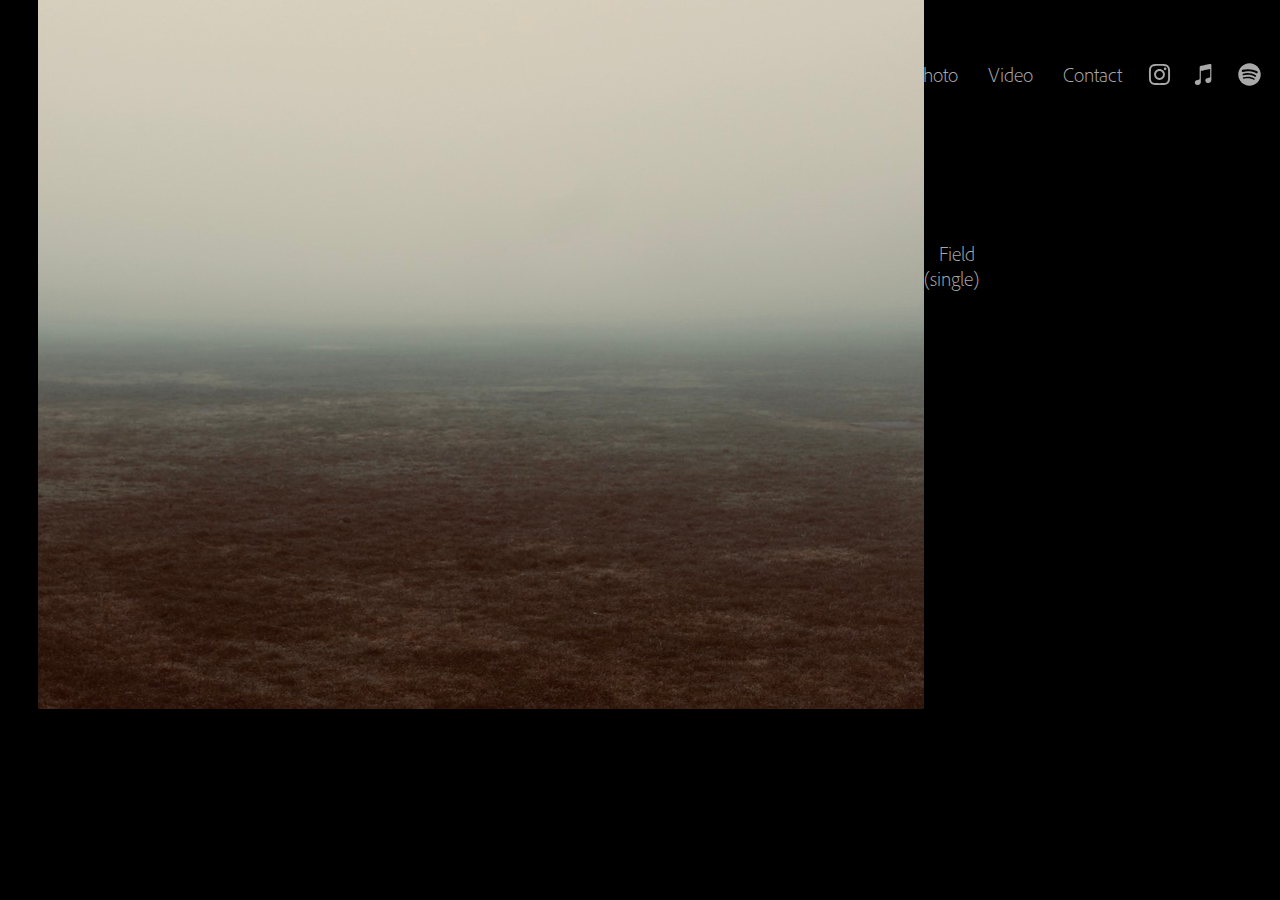
<file: music.html>
<!DOCTYPE html>

<html lang="en">

  <head>
    <meta charset='UTF-8'>
    <link rel="stylesheet" href="style.css" />
    <title>Michael Tucci Music</title>
  </head>

  <body>
    

    <!-- header -->
        
    <div style='display: flex; justify-content: space-between; align-items: center;'>
      <div>

	<!--PNG logo-->
	
	<!-- <a href='photos.html'><img src='name-logo.png' class='logo'/></a> -->

	<a href='index.html'><h1 style='padding-left: 50px;'> Michael Tucci</h1></a>
	
	
      </div>
      
      <div class='header-options' style="display: flex; align-items: center;">
	
	<a href='index.html'>Photo</a>
	<!-- <a href='music.html'>Music</a> -->
	<a href='video.html'>Video</a>
	<a href='contact.html'>Contact</a>

	
	<a style="display: flex; padding: 0px; width: 45px; height: 45px;" class='icon' href='https://www.instagram.com/mtucci112/' target="_blank">
	  <div class='icon'>
	    <svg  width='45px' height='45px' style='stroke: #a9a9a900;' viewBox="0 0 64 64">
	      <use xlink:href="#instagram-icon"></use>
	  </div>
	</a>

	<a style='display: flex; padding: 0px; width: 45px; height: 45px;' href="https://music.apple.com/us/artist/michael-gabriel/1064139672" class='icon' target="_blank">
	  <div class='icon'>
	    <svg viewBox="0 0 64 64"  width='45px' height='45px' fill='#a9a9a9'>
              <use xlink:href="#itunes-icon"></use>
	    </svg>
	  </div>
	</a>

	<a style='display: flex; padding: 0px; width: 45px; height: 45px;' href="https://open.spotify.com/artist/2m2tIfXSPX2SVXAtGIVLnL?si=ia6zXl8RQIam5nljzbbWhw" class='icon' target="_blank">
	  <div class='icon'>
	    <svg viewBox="0 0 64 64" width='45px' height='45px' fill='#a9a9a9'>
              <use xlink:href="#spotify-icon"></use>
	    </svg>
	  </div>
	</a>

      </div>
      
    </div>

    

    <div class='container'>
      
      <img src='field.jpg' alt='field album cover' class='album'>
      
      <div class='overlay'>
	<a href='https://open.spotify.com/album/3wmF3bMu9xWDiwOHJ2RNGx?si=YV0mF3iaQLy1cyw5GYDTew' target="_blank">Field (single)</a>
	
      </div>
      
    </div>
    

    <!--svg stuff -->

    
    <svg xmlns="http://www.w3.org/2000/svg" version="1.1" style="display:none" data-usage="social-icons-svg">

      <symbol id="soundcloud-icon" viewBox="0 0 64 64"><path d="M43.6,30c-0.6,0-1.2,0.1-1.7,0.3c-0.3-4-3.7-7.1-7.7-7.1c-1,0-2,0.2-2.8,0.5 C31.1,23.9,31,24,31,24.3v13.9c0,0.3,0.2,0.5,0.5,0.5c0,0,12.2,0,12.2,0c2.4,0,4.4-1.9,4.4-4.4C48,31.9,46,30,43.6,30z M27.2,25.1 c-0.7,0-1.2,0.5-1.2,1.1v11.3c0,0.7,0.6,1.2,1.2,1.2c0.7,0,1.2-0.6,1.2-1.2V26.2C28.4,25.6,27.8,25.1,27.2,25.1z M22.2,27.8 c-0.7,0-1.2,0.5-1.2,1.1v8.5c0,0.7,0.6,1.2,1.2,1.2s1.2-0.6,1.2-1.2V29C23.4,28.3,22.9,27.8,22.2,27.8z M17.2,30.2 c-0.7,0-1.2,0.5-1.2,1.1v4.9c0,0.7,0.6,1.2,1.2,1.2c0.7,0,1.2-0.6,1.2-1.2v-4.9C18.5,30.7,17.9,30.2,17.2,30.2z"></path></symbol>
      
      <symbol id="itunes-icon" viewBox="0 0 64 64"><path d="M41.784,28.836c0,3.5,0.002,7-0.002,10.499c0,0.767-0.105,1.519-0.446,2.217c-0.53,1.086-1.399,1.768-2.55,2.095c-0.642,0.183-1.297,0.288-1.965,0.318c-1.749,0.083-3.261-1.103-3.574-2.823c-0.26-1.419,0.419-2.984,1.91-3.715c0.595-0.294,1.23-0.458,1.871-0.596c0.695-0.15,1.393-0.282,2.084-0.441c0.504-0.116,0.84-0.424,0.939-0.948c0.023-0.116,0.033-0.236,0.033-0.355c0.002-3.336,0.002-6.67-0.002-10.005c0-0.114-0.019-0.23-0.047-0.34c-0.072-0.277-0.274-0.446-0.559-0.43c-0.294,0.017-0.584,0.064-0.873,0.122c-1.397,0.275-2.793,0.559-4.189,0.84c-1.425,0.286-2.851,0.576-4.278,0.864c-0.842,0.171-1.684,0.34-2.525,0.51c-0.03,0.006-0.059,0.016-0.088,0.023c-0.509,0.141-0.693,0.374-0.717,0.9c-0.003,0.08-0.002,0.16-0.002,0.241c-0.002,4.782,0,9.565-0.003,14.345c0,0.773-0.086,1.537-0.396,2.255c-0.512,1.18-1.416,1.914-2.636,2.269c-0.645,0.186-1.307,0.293-1.976,0.316c-1.762,0.066-3.225-1.105-3.527-2.838c-0.261-1.494,0.422-3.098,2.119-3.816c0.656-0.275,1.344-0.427,2.036-0.571c0.527-0.111,1.056-0.211,1.582-0.324c0.703-0.153,1.07-0.595,1.1-1.313c0.003-0.094,0.002-0.183,0.002-0.277c0-5.44,0-10.882,0.003-16.323c0-0.227,0.023-0.46,0.077-0.681c0.128-0.524,0.502-0.823,1.003-0.953c0.469-0.122,0.947-0.207,1.422-0.304c1.347-0.272,2.694-0.543,4.042-0.814c1.393-0.282,2.784-0.562,4.176-0.843c1.23-0.249,2.46-0.501,3.693-0.743c0.404-0.08,0.814-0.161,1.22-0.194c0.57-0.045,0.961,0.313,1.019,0.886c0.014,0.136,0.022,0.274,0.022,0.412C41.786,21.814,41.786,25.325,41.784,28.836L41.784,28.836z"></path></symbol>

      <symbol id="spotify-icon" viewBox="0 0 64 64"><path d="M32,16c-8.8,0-16,7.2-16,16c0,8.8,7.2,16,16,16c8.8,0,16-7.2,16-16C48,23.2,40.8,16,32,16 M39.3,39.1c-0.3,0.5-0.9,0.6-1.4,0.3c-3.8-2.3-8.5-2.8-14.1-1.5c-0.5,0.1-1.1-0.2-1.2-0.7c-0.1-0.5,0.2-1.1,0.8-1.2 c6.1-1.4,11.3-0.8,15.5,1.8C39.5,38,39.6,38.6,39.3,39.1 M41.3,34.7c-0.4,0.6-1.1,0.8-1.7,0.4c-4.3-2.6-10.9-3.4-15.9-1.9 c-0.7,0.2-1.4-0.2-1.6-0.8c-0.2-0.7,0.2-1.4,0.8-1.6c5.8-1.8,13-0.9,18,2.1C41.5,33.4,41.7,34.1,41.3,34.7 M41.5,30.2 c-5.2-3.1-13.7-3.3-18.6-1.9c-0.8,0.2-1.6-0.2-1.9-1c-0.2-0.8,0.2-1.6,1-1.9c5.7-1.7,15-1.4,21,2.1c0.7,0.4,0.9,1.3,0.5,2.1 C43.1,30.4,42.2,30.6,41.5,30.2"></path>


	    
<!-- instagram -->
    
    <symbol id="instagram-icon" viewBox="0 0 64 64"><path d="M46.91,25.816c-0.073-1.597-0.326-2.687-0.697-3.641c-0.383-0.986-0.896-1.823-1.73-2.657c-0.834-0.834-1.67-1.347-2.657-1.73c-0.954-0.371-2.045-0.624-3.641-0.697C36.585,17.017,36.074,17,32,17s-4.585,0.017-6.184,0.09c-1.597,0.073-2.687,0.326-3.641,0.697c-0.986,0.383-1.823,0.896-2.657,1.73c-0.834,0.834-1.347,1.67-1.73,2.657c-0.371,0.954-0.624,2.045-0.697,3.641C17.017,27.415,17,27.926,17,32c0,4.074,0.017,4.585,0.09,6.184c0.073,1.597,0.326,2.687,0.697,3.641c0.383,0.986,0.896,1.823,1.73,2.657c0.834,0.834,1.67,1.347,2.657,1.73c0.954,0.371,2.045,0.624,3.641,0.697C27.415,46.983,27.926,47,32,47s4.585-0.017,6.184-0.09c1.597-0.073,2.687-0.326,3.641-0.697c0.986-0.383,1.823-0.896,2.657-1.73c0.834-0.834,1.347-1.67,1.73-2.657c0.371-0.954,0.624-2.045,0.697-3.641C46.983,36.585,47,36.074,47,32S46.983,27.415,46.91,25.816z M44.21,38.061c-0.067,1.462-0.311,2.257-0.516,2.785c-0.272,0.7-0.597,1.2-1.122,1.725c-0.525,0.525-1.025,0.85-1.725,1.122c-0.529,0.205-1.323,0.45-2.785,0.516c-1.581,0.072-2.056,0.087-6.061,0.087s-4.48-0.015-6.061-0.087c-1.462-0.067-2.257-0.311-2.785-0.516c-0.7-0.272-1.2-0.597-1.725-1.122c-0.525-0.525-0.85-1.025-1.122-1.725c-0.205-0.529-0.45-1.323-0.516-2.785c-0.072-1.582-0.087-2.056-0.087-6.061s0.015-4.48,0.087-6.061c0.067-1.462,0.311-2.257,0.516-2.785c0.272-0.7,0.597-1.2,1.122-1.725c0.525-0.525,1.025-0.85,1.725-1.122c0.529-0.205,1.323-0.45,2.785-0.516c1.582-0.072,2.056-0.087,6.061-0.087s4.48,0.015,6.061,0.087c1.462,0.067,2.257,0.311,2.785,0.516c0.7,0.272,1.2,0.597,1.725,1.122c0.525,0.525,0.85,1.025,1.122,1.725c0.205,0.529,0.45,1.323,0.516,2.785c0.072,1.582,0.087,2.056,0.087,6.061S44.282,36.48,44.21,38.061z M32,24.297c-4.254,0-7.703,3.449-7.703,7.703c0,4.254,3.449,7.703,7.703,7.703c4.254,0,7.703-3.449,7.703-7.703C39.703,27.746,36.254,24.297,32,24.297z M32,37c-2.761,0-5-2.239-5-5c0-2.761,2.239-5,5-5s5,2.239,5,5C37,34.761,34.761,37,32,37z M40.007,22.193c-0.994,0-1.8,0.806-1.8,1.8c0,0.994,0.806,1.8,1.8,1.8c0.994,0,1.8-0.806,1.8-1.8C41.807,22.999,41.001,22.193,40.007,22.193z"></path></symbol>

    </svg>


  </body>
</html>
</file>
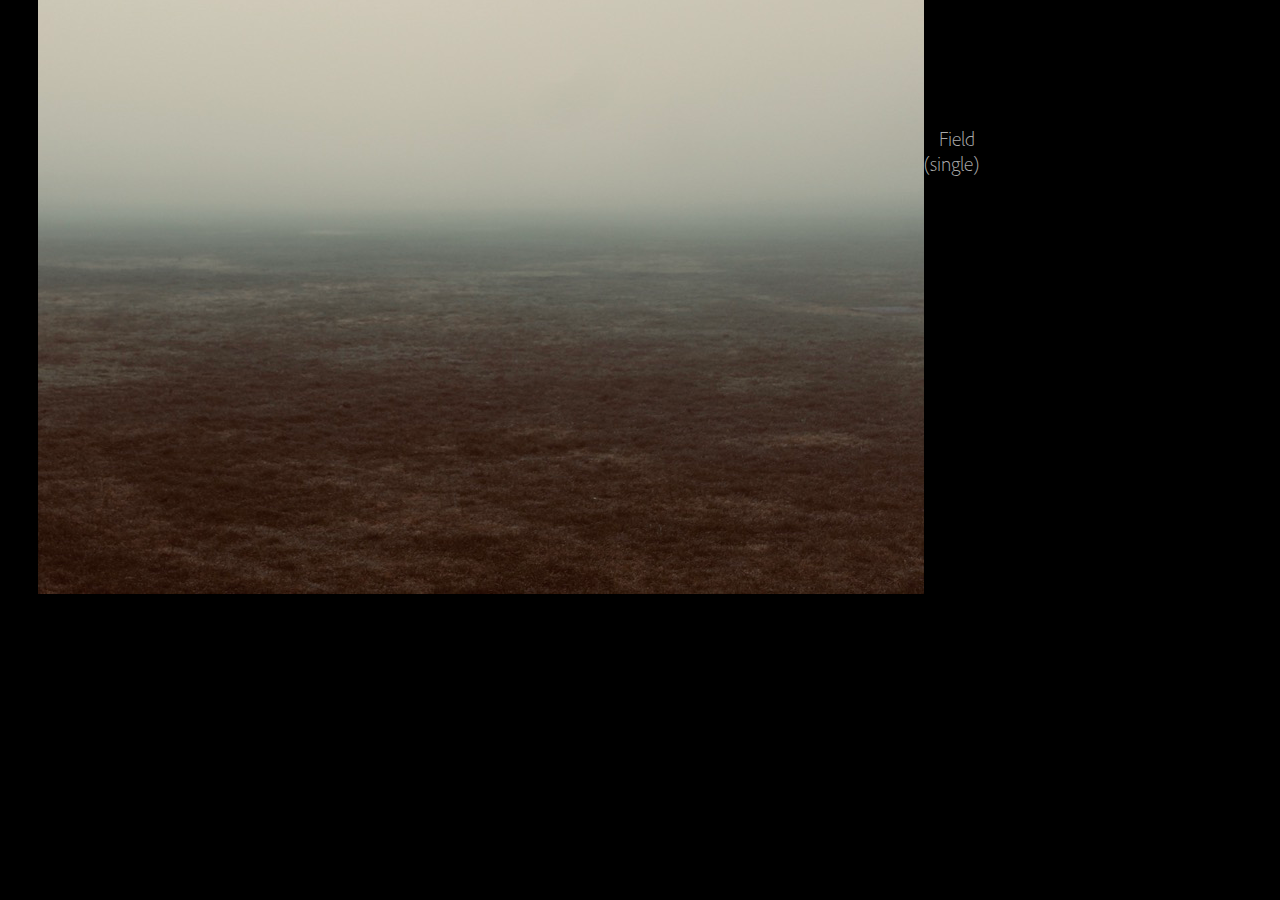
<file: music_base.html>
<!DOCTYPE html>

<html lang="en">

  <head>
    <meta charset='UTF-8'>
    <link rel="stylesheet" href="style.css" />
    <title>Michael Tucci Music</title>
  </head>

  <body>
    

    <!-- header -->
    INSERT_HEADER

    

    <div class='container'>
      
      <img src='field.jpg' alt='field album cover' class='album'>
      
      <div class='overlay'>
	<a href='https://open.spotify.com/album/3wmF3bMu9xWDiwOHJ2RNGx?si=YV0mF3iaQLy1cyw5GYDTew' target="_blank">Field (single)</a>
	
      </div>
      
    </div>
    

    <!--svg stuff -->

    
    <svg xmlns="http://www.w3.org/2000/svg" version="1.1" style="display:none" data-usage="social-icons-svg">

      <symbol id="soundcloud-icon" viewBox="0 0 64 64"><path d="M43.6,30c-0.6,0-1.2,0.1-1.7,0.3c-0.3-4-3.7-7.1-7.7-7.1c-1,0-2,0.2-2.8,0.5 C31.1,23.9,31,24,31,24.3v13.9c0,0.3,0.2,0.5,0.5,0.5c0,0,12.2,0,12.2,0c2.4,0,4.4-1.9,4.4-4.4C48,31.9,46,30,43.6,30z M27.2,25.1 c-0.7,0-1.2,0.5-1.2,1.1v11.3c0,0.7,0.6,1.2,1.2,1.2c0.7,0,1.2-0.6,1.2-1.2V26.2C28.4,25.6,27.8,25.1,27.2,25.1z M22.2,27.8 c-0.7,0-1.2,0.5-1.2,1.1v8.5c0,0.7,0.6,1.2,1.2,1.2s1.2-0.6,1.2-1.2V29C23.4,28.3,22.9,27.8,22.2,27.8z M17.2,30.2 c-0.7,0-1.2,0.5-1.2,1.1v4.9c0,0.7,0.6,1.2,1.2,1.2c0.7,0,1.2-0.6,1.2-1.2v-4.9C18.5,30.7,17.9,30.2,17.2,30.2z"></path></symbol>
      
      <symbol id="itunes-icon" viewBox="0 0 64 64"><path d="M41.784,28.836c0,3.5,0.002,7-0.002,10.499c0,0.767-0.105,1.519-0.446,2.217c-0.53,1.086-1.399,1.768-2.55,2.095c-0.642,0.183-1.297,0.288-1.965,0.318c-1.749,0.083-3.261-1.103-3.574-2.823c-0.26-1.419,0.419-2.984,1.91-3.715c0.595-0.294,1.23-0.458,1.871-0.596c0.695-0.15,1.393-0.282,2.084-0.441c0.504-0.116,0.84-0.424,0.939-0.948c0.023-0.116,0.033-0.236,0.033-0.355c0.002-3.336,0.002-6.67-0.002-10.005c0-0.114-0.019-0.23-0.047-0.34c-0.072-0.277-0.274-0.446-0.559-0.43c-0.294,0.017-0.584,0.064-0.873,0.122c-1.397,0.275-2.793,0.559-4.189,0.84c-1.425,0.286-2.851,0.576-4.278,0.864c-0.842,0.171-1.684,0.34-2.525,0.51c-0.03,0.006-0.059,0.016-0.088,0.023c-0.509,0.141-0.693,0.374-0.717,0.9c-0.003,0.08-0.002,0.16-0.002,0.241c-0.002,4.782,0,9.565-0.003,14.345c0,0.773-0.086,1.537-0.396,2.255c-0.512,1.18-1.416,1.914-2.636,2.269c-0.645,0.186-1.307,0.293-1.976,0.316c-1.762,0.066-3.225-1.105-3.527-2.838c-0.261-1.494,0.422-3.098,2.119-3.816c0.656-0.275,1.344-0.427,2.036-0.571c0.527-0.111,1.056-0.211,1.582-0.324c0.703-0.153,1.07-0.595,1.1-1.313c0.003-0.094,0.002-0.183,0.002-0.277c0-5.44,0-10.882,0.003-16.323c0-0.227,0.023-0.46,0.077-0.681c0.128-0.524,0.502-0.823,1.003-0.953c0.469-0.122,0.947-0.207,1.422-0.304c1.347-0.272,2.694-0.543,4.042-0.814c1.393-0.282,2.784-0.562,4.176-0.843c1.23-0.249,2.46-0.501,3.693-0.743c0.404-0.08,0.814-0.161,1.22-0.194c0.57-0.045,0.961,0.313,1.019,0.886c0.014,0.136,0.022,0.274,0.022,0.412C41.786,21.814,41.786,25.325,41.784,28.836L41.784,28.836z"></path></symbol>

      <symbol id="spotify-icon" viewBox="0 0 64 64"><path d="M32,16c-8.8,0-16,7.2-16,16c0,8.8,7.2,16,16,16c8.8,0,16-7.2,16-16C48,23.2,40.8,16,32,16 M39.3,39.1c-0.3,0.5-0.9,0.6-1.4,0.3c-3.8-2.3-8.5-2.8-14.1-1.5c-0.5,0.1-1.1-0.2-1.2-0.7c-0.1-0.5,0.2-1.1,0.8-1.2 c6.1-1.4,11.3-0.8,15.5,1.8C39.5,38,39.6,38.6,39.3,39.1 M41.3,34.7c-0.4,0.6-1.1,0.8-1.7,0.4c-4.3-2.6-10.9-3.4-15.9-1.9 c-0.7,0.2-1.4-0.2-1.6-0.8c-0.2-0.7,0.2-1.4,0.8-1.6c5.8-1.8,13-0.9,18,2.1C41.5,33.4,41.7,34.1,41.3,34.7 M41.5,30.2 c-5.2-3.1-13.7-3.3-18.6-1.9c-0.8,0.2-1.6-0.2-1.9-1c-0.2-0.8,0.2-1.6,1-1.9c5.7-1.7,15-1.4,21,2.1c0.7,0.4,0.9,1.3,0.5,2.1 C43.1,30.4,42.2,30.6,41.5,30.2"></path>


	    
<!-- instagram -->
    
    <symbol id="instagram-icon" viewBox="0 0 64 64"><path d="M46.91,25.816c-0.073-1.597-0.326-2.687-0.697-3.641c-0.383-0.986-0.896-1.823-1.73-2.657c-0.834-0.834-1.67-1.347-2.657-1.73c-0.954-0.371-2.045-0.624-3.641-0.697C36.585,17.017,36.074,17,32,17s-4.585,0.017-6.184,0.09c-1.597,0.073-2.687,0.326-3.641,0.697c-0.986,0.383-1.823,0.896-2.657,1.73c-0.834,0.834-1.347,1.67-1.73,2.657c-0.371,0.954-0.624,2.045-0.697,3.641C17.017,27.415,17,27.926,17,32c0,4.074,0.017,4.585,0.09,6.184c0.073,1.597,0.326,2.687,0.697,3.641c0.383,0.986,0.896,1.823,1.73,2.657c0.834,0.834,1.67,1.347,2.657,1.73c0.954,0.371,2.045,0.624,3.641,0.697C27.415,46.983,27.926,47,32,47s4.585-0.017,6.184-0.09c1.597-0.073,2.687-0.326,3.641-0.697c0.986-0.383,1.823-0.896,2.657-1.73c0.834-0.834,1.347-1.67,1.73-2.657c0.371-0.954,0.624-2.045,0.697-3.641C46.983,36.585,47,36.074,47,32S46.983,27.415,46.91,25.816z M44.21,38.061c-0.067,1.462-0.311,2.257-0.516,2.785c-0.272,0.7-0.597,1.2-1.122,1.725c-0.525,0.525-1.025,0.85-1.725,1.122c-0.529,0.205-1.323,0.45-2.785,0.516c-1.581,0.072-2.056,0.087-6.061,0.087s-4.48-0.015-6.061-0.087c-1.462-0.067-2.257-0.311-2.785-0.516c-0.7-0.272-1.2-0.597-1.725-1.122c-0.525-0.525-0.85-1.025-1.122-1.725c-0.205-0.529-0.45-1.323-0.516-2.785c-0.072-1.582-0.087-2.056-0.087-6.061s0.015-4.48,0.087-6.061c0.067-1.462,0.311-2.257,0.516-2.785c0.272-0.7,0.597-1.2,1.122-1.725c0.525-0.525,1.025-0.85,1.725-1.122c0.529-0.205,1.323-0.45,2.785-0.516c1.582-0.072,2.056-0.087,6.061-0.087s4.48,0.015,6.061,0.087c1.462,0.067,2.257,0.311,2.785,0.516c0.7,0.272,1.2,0.597,1.725,1.122c0.525,0.525,0.85,1.025,1.122,1.725c0.205,0.529,0.45,1.323,0.516,2.785c0.072,1.582,0.087,2.056,0.087,6.061S44.282,36.48,44.21,38.061z M32,24.297c-4.254,0-7.703,3.449-7.703,7.703c0,4.254,3.449,7.703,7.703,7.703c4.254,0,7.703-3.449,7.703-7.703C39.703,27.746,36.254,24.297,32,24.297z M32,37c-2.761,0-5-2.239-5-5c0-2.761,2.239-5,5-5s5,2.239,5,5C37,34.761,34.761,37,32,37z M40.007,22.193c-0.994,0-1.8,0.806-1.8,1.8c0,0.994,0.806,1.8,1.8,1.8c0.994,0,1.8-0.806,1.8-1.8C41.807,22.999,41.001,22.193,40.007,22.193z"></path></symbol>

    </svg>


  </body>
</html>
</file>
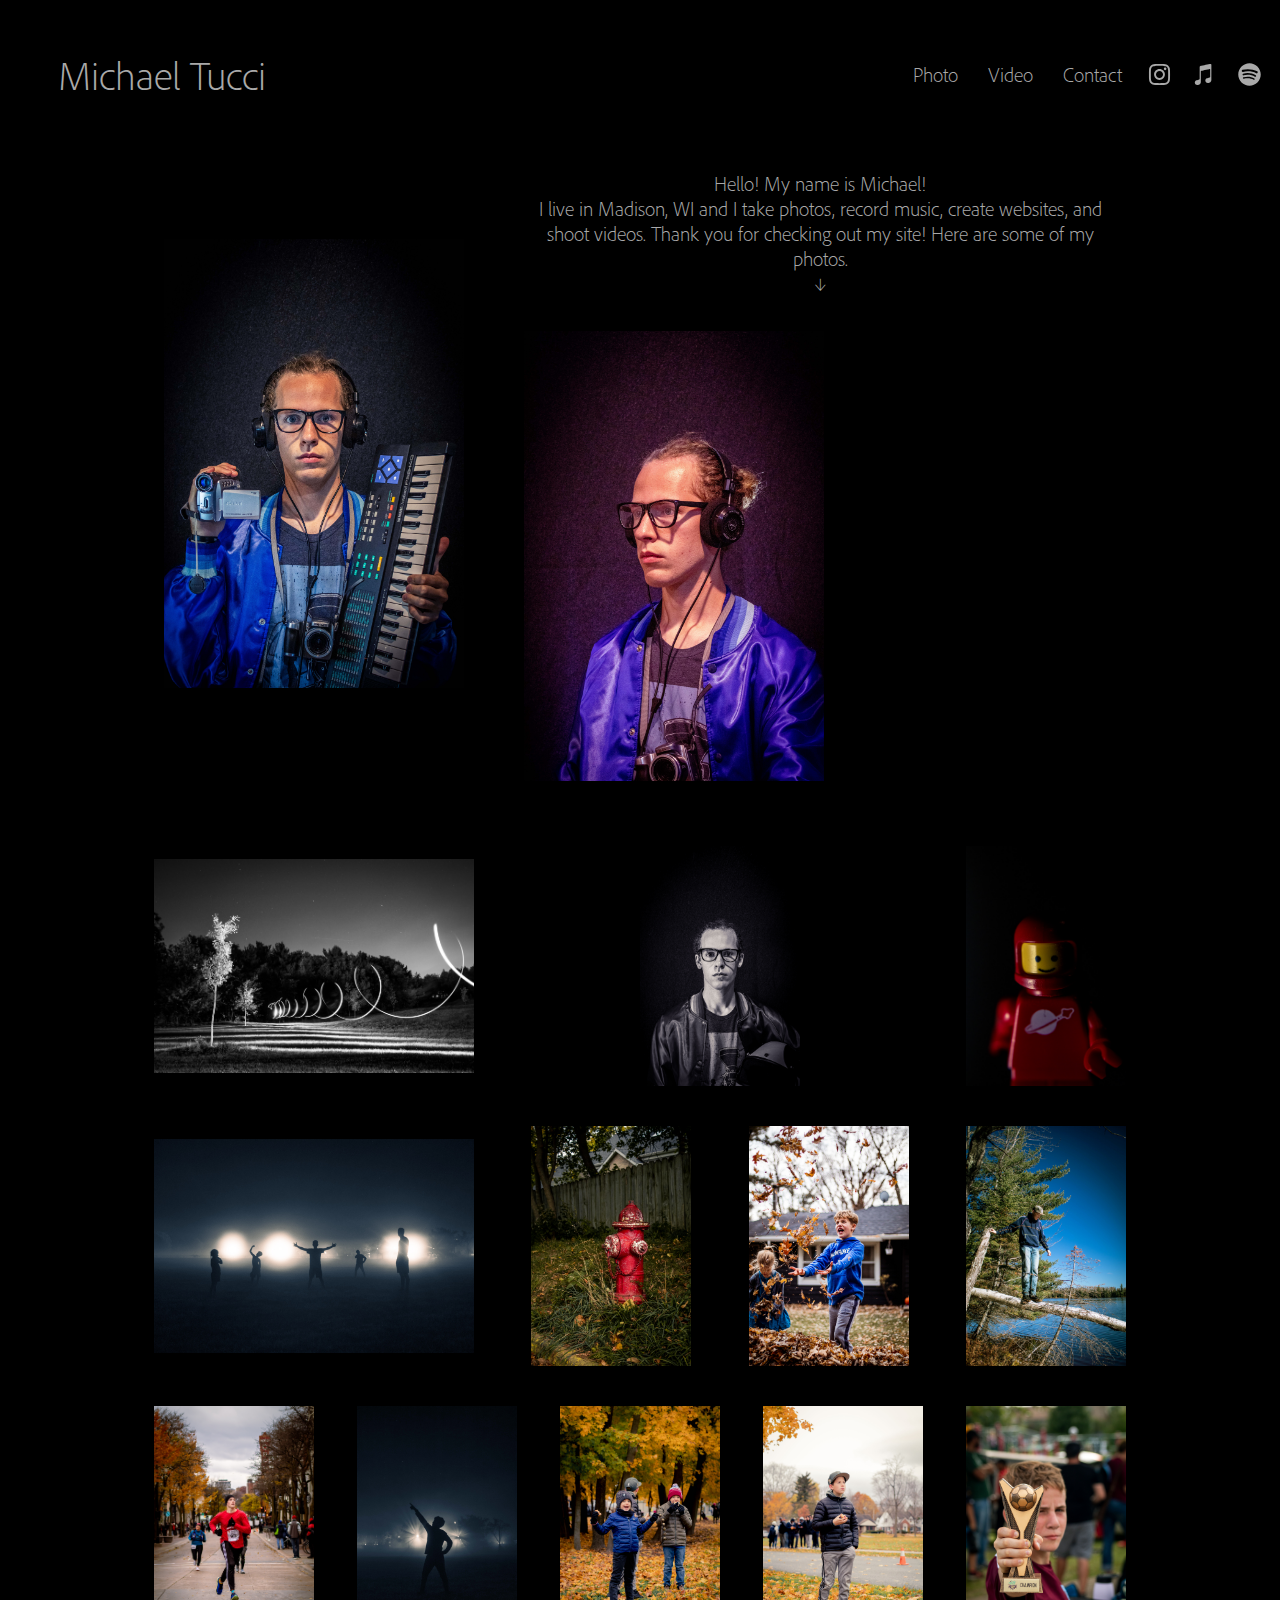
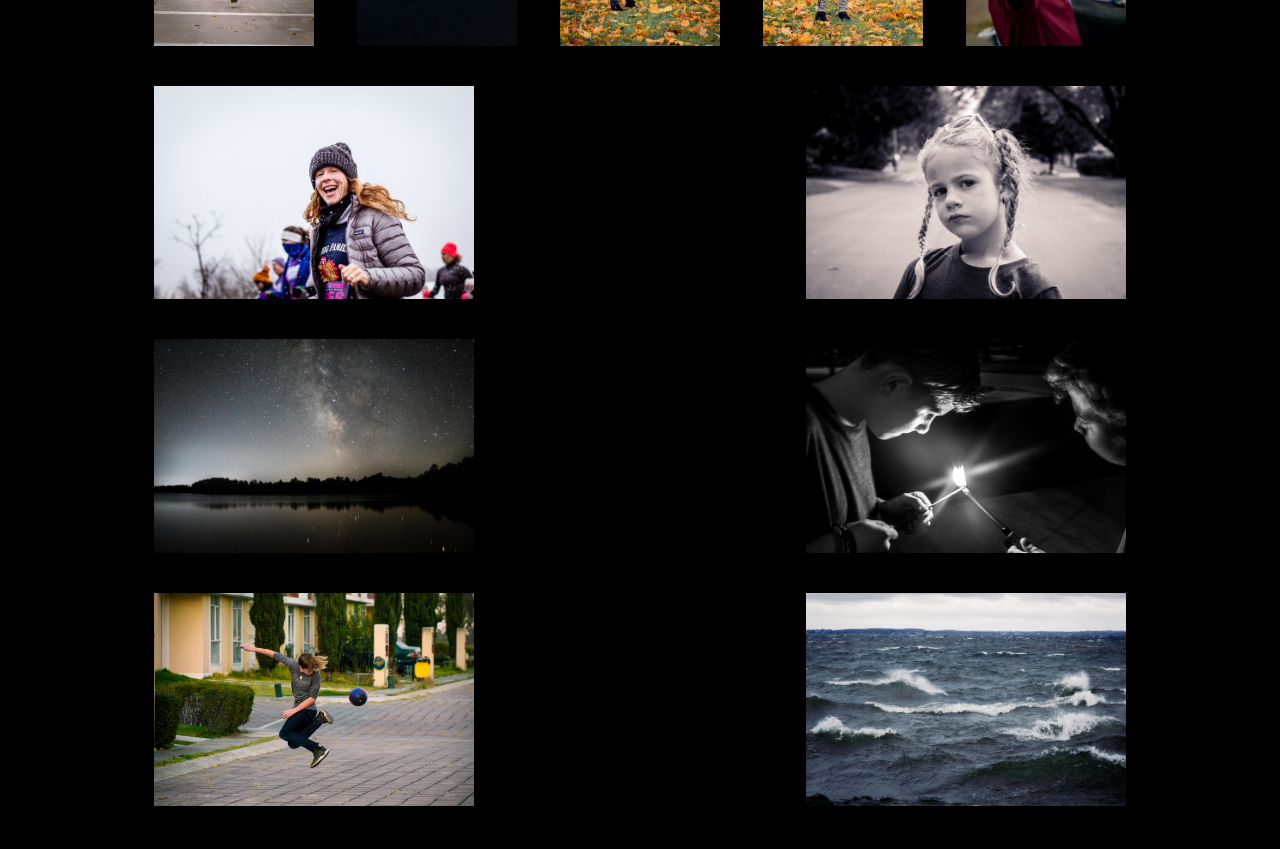
<file: photos.html>
<!DOCTYPE html>

<html lang="en">

  <head>
    <meta charset='UTF-8'>
    <link rel="stylesheet" href="style.css" />
    <title>Michael Tucci</title>
  </head>

  <body>

    <!-- header -->

        
    <div style='display: flex; justify-content: space-between; align-items: center;'>
      <div>

	<!--PNG logo-->
	
	<!-- <a href='photos.html'><img src='name-logo.png' class='logo'/></a> -->

	<a href='photos.html'><h1 style='padding-left: 50px;'> Michael Tucci</h1></a>
	
	
      </div>
      
      <div class='header-options' style="display: flex; align-items: center;">
	
	<a href='photos.html'>Photo</a>
	<!-- <a href='music.html'>Music</a> -->
	<a href='video.html'>Video</a>
	<a href='contact.html'>Contact</a>

	
	<a style="display: flex; padding: 0px; width: 45px; height: 45px;" class='icon' href='https://www.instagram.com/mtucci112/' target="_blank">
	  <div class='icon'>
	    <svg  width='45px' height='45px' style='stroke: #a9a9a900;' viewBox="0 0 64 64">
	      <use xlink:href="#instagram-icon"></use>
	  </div>
	</a>

	<a style='display: flex; padding: 0px; width: 45px; height: 45px;' href="https://music.apple.com/us/artist/michael-gabriel/1064139672" class='icon' target="_blank">
	  <div class='icon'>
	    <svg viewBox="0 0 64 64"  width='45px' height='45px' fill='#a9a9a9'>
              <use xlink:href="#itunes-icon"></use>
	    </svg>
	  </div>
	</a>

	<a style='display: flex; padding: 0px; width: 45px; height: 45px;' href="https://open.spotify.com/artist/2m2tIfXSPX2SVXAtGIVLnL?si=ia6zXl8RQIam5nljzbbWhw" class='icon' target="_blank">
	  <div class='icon'>
	    <svg viewBox="0 0 64 64" width='45px' height='45px' fill='#a9a9a9'>
              <use xlink:href="#spotify-icon"></use>
	    </svg>
	  </div>
	</a>

      </div>
      
    </div>
    
    <!-- body -->

    <div class='me'>
      <img class='me-img' src='me.jpg' alt='a photo of Michael Tucci'/>
      <div class='bio-block'>
	<p class='bio'>Hello! My name is Michael! <br>I live in Madison, WI and I take photos, record music, create websites, and shoot videos. Thank you for checking out my site! Here are some of my photos.<br> &#8595</p>
	<img class='me-img' src='me3.jpg' alt='another photo of Michael'/>
      </div>
    </div>
    
  
    <div class='sample-image' style='padding: 15px;'>
      
      <img src="tube.jpg" class='landscape'/>
      <img src='me2.jpg' class='portrait'/>
      <img src='lego.jpeg' class='portrait'/>
      <img src='family1.jpeg' class='landscape'/>
      <img src='red.jpg' class='portrait'/>

      <img src='photo_examples/vin.jpg' class='portrait'/>
      <img src='photo_examples/elifort.jpg' class='portrait'/>
      <img src='photo_examples/calebruns.jpg' class='portrait'/>
      <img src='photo_examples/jonson.jpg' class='portrait'/>
      <img src='photo_examples/happypete.jpg' class='portrait'/>
      <img src='photo_examples/jonsoneats.jpg' class='portrait'/>
      <img src='photo_examples/tbonewins.jpg' class='portrait'/>
      <img src='photo_examples/momruns.jpg' class='landscape'/>
      <img src='photo_examples/iris.jpg' class='landscape'/>
      <img src='photo_examples/milky.JPG' class='landscape'/>
      <img src='photo_examples/sparkler.jpeg' class='landscape'/>
      <img src='photo_examples/calebsoccer.jpg' class='landscape'/>
      <img src='photo_examples/waves.jpg' class='landscape'/>

    </div>
    



        


    <!--svg stuff -->

    <svg xmlns="http://www.w3.org/2000/svg" version="1.1" style="display:none" data-usage="social-icons-svg">

<!--itunes-->
      
      <symbol id="itunes-icon" viewBox="0 0 64 64"><path d="M41.784,28.836c0,3.5,0.002,7-0.002,10.499c0,0.767-0.105,1.519-0.446,2.217c-0.53,1.086-1.399,1.768-2.55,2.095c-0.642,0.183-1.297,0.288-1.965,0.318c-1.749,0.083-3.261-1.103-3.574-2.823c-0.26-1.419,0.419-2.984,1.91-3.715c0.595-0.294,1.23-0.458,1.871-0.596c0.695-0.15,1.393-0.282,2.084-0.441c0.504-0.116,0.84-0.424,0.939-0.948c0.023-0.116,0.033-0.236,0.033-0.355c0.002-3.336,0.002-6.67-0.002-10.005c0-0.114-0.019-0.23-0.047-0.34c-0.072-0.277-0.274-0.446-0.559-0.43c-0.294,0.017-0.584,0.064-0.873,0.122c-1.397,0.275-2.793,0.559-4.189,0.84c-1.425,0.286-2.851,0.576-4.278,0.864c-0.842,0.171-1.684,0.34-2.525,0.51c-0.03,0.006-0.059,0.016-0.088,0.023c-0.509,0.141-0.693,0.374-0.717,0.9c-0.003,0.08-0.002,0.16-0.002,0.241c-0.002,4.782,0,9.565-0.003,14.345c0,0.773-0.086,1.537-0.396,2.255c-0.512,1.18-1.416,1.914-2.636,2.269c-0.645,0.186-1.307,0.293-1.976,0.316c-1.762,0.066-3.225-1.105-3.527-2.838c-0.261-1.494,0.422-3.098,2.119-3.816c0.656-0.275,1.344-0.427,2.036-0.571c0.527-0.111,1.056-0.211,1.582-0.324c0.703-0.153,1.07-0.595,1.1-1.313c0.003-0.094,0.002-0.183,0.002-0.277c0-5.44,0-10.882,0.003-16.323c0-0.227,0.023-0.46,0.077-0.681c0.128-0.524,0.502-0.823,1.003-0.953c0.469-0.122,0.947-0.207,1.422-0.304c1.347-0.272,2.694-0.543,4.042-0.814c1.393-0.282,2.784-0.562,4.176-0.843c1.23-0.249,2.46-0.501,3.693-0.743c0.404-0.08,0.814-0.161,1.22-0.194c0.57-0.045,0.961,0.313,1.019,0.886c0.014,0.136,0.022,0.274,0.022,0.412C41.786,21.814,41.786,25.325,41.784,28.836L41.784,28.836z"></path></symbol>

<!--spotify-->
      
      <symbol id="spotify-icon" viewBox="0 0 64 64"><path d="M32,16c-8.8,0-16,7.2-16,16c0,8.8,7.2,16,16,16c8.8,0,16-7.2,16-16C48,23.2,40.8,16,32,16 M39.3,39.1c-0.3,0.5-0.9,0.6-1.4,0.3c-3.8-2.3-8.5-2.8-14.1-1.5c-0.5,0.1-1.1-0.2-1.2-0.7c-0.1-0.5,0.2-1.1,0.8-1.2 c6.1-1.4,11.3-0.8,15.5,1.8C39.5,38,39.6,38.6,39.3,39.1 M41.3,34.7c-0.4,0.6-1.1,0.8-1.7,0.4c-4.3-2.6-10.9-3.4-15.9-1.9 c-0.7,0.2-1.4-0.2-1.6-0.8c-0.2-0.7,0.2-1.4,0.8-1.6c5.8-1.8,13-0.9,18,2.1C41.5,33.4,41.7,34.1,41.3,34.7 M41.5,30.2 c-5.2-3.1-13.7-3.3-18.6-1.9c-0.8,0.2-1.6-0.2-1.9-1c-0.2-0.8,0.2-1.6,1-1.9c5.7-1.7,15-1.4,21,2.1c0.7,0.4,0.9,1.3,0.5,2.1 C43.1,30.4,42.2,30.6,41.5,30.2"></path>

	    
<!-- instagram -->
    
    <symbol id="instagram-icon" viewBox="0 0 64 64"><path d="M46.91,25.816c-0.073-1.597-0.326-2.687-0.697-3.641c-0.383-0.986-0.896-1.823-1.73-2.657c-0.834-0.834-1.67-1.347-2.657-1.73c-0.954-0.371-2.045-0.624-3.641-0.697C36.585,17.017,36.074,17,32,17s-4.585,0.017-6.184,0.09c-1.597,0.073-2.687,0.326-3.641,0.697c-0.986,0.383-1.823,0.896-2.657,1.73c-0.834,0.834-1.347,1.67-1.73,2.657c-0.371,0.954-0.624,2.045-0.697,3.641C17.017,27.415,17,27.926,17,32c0,4.074,0.017,4.585,0.09,6.184c0.073,1.597,0.326,2.687,0.697,3.641c0.383,0.986,0.896,1.823,1.73,2.657c0.834,0.834,1.67,1.347,2.657,1.73c0.954,0.371,2.045,0.624,3.641,0.697C27.415,46.983,27.926,47,32,47s4.585-0.017,6.184-0.09c1.597-0.073,2.687-0.326,3.641-0.697c0.986-0.383,1.823-0.896,2.657-1.73c0.834-0.834,1.347-1.67,1.73-2.657c0.371-0.954,0.624-2.045,0.697-3.641C46.983,36.585,47,36.074,47,32S46.983,27.415,46.91,25.816z M44.21,38.061c-0.067,1.462-0.311,2.257-0.516,2.785c-0.272,0.7-0.597,1.2-1.122,1.725c-0.525,0.525-1.025,0.85-1.725,1.122c-0.529,0.205-1.323,0.45-2.785,0.516c-1.581,0.072-2.056,0.087-6.061,0.087s-4.48-0.015-6.061-0.087c-1.462-0.067-2.257-0.311-2.785-0.516c-0.7-0.272-1.2-0.597-1.725-1.122c-0.525-0.525-0.85-1.025-1.122-1.725c-0.205-0.529-0.45-1.323-0.516-2.785c-0.072-1.582-0.087-2.056-0.087-6.061s0.015-4.48,0.087-6.061c0.067-1.462,0.311-2.257,0.516-2.785c0.272-0.7,0.597-1.2,1.122-1.725c0.525-0.525,1.025-0.85,1.725-1.122c0.529-0.205,1.323-0.45,2.785-0.516c1.582-0.072,2.056-0.087,6.061-0.087s4.48,0.015,6.061,0.087c1.462,0.067,2.257,0.311,2.785,0.516c0.7,0.272,1.2,0.597,1.725,1.122c0.525,0.525,0.85,1.025,1.122,1.725c0.205,0.529,0.45,1.323,0.516,2.785c0.072,1.582,0.087,2.056,0.087,6.061S44.282,36.48,44.21,38.061z M32,24.297c-4.254,0-7.703,3.449-7.703,7.703c0,4.254,3.449,7.703,7.703,7.703c4.254,0,7.703-3.449,7.703-7.703C39.703,27.746,36.254,24.297,32,24.297z M32,37c-2.761,0-5-2.239-5-5c0-2.761,2.239-5,5-5s5,2.239,5,5C37,34.761,34.761,37,32,37z M40.007,22.193c-0.994,0-1.8,0.806-1.8,1.8c0,0.994,0.806,1.8,1.8,1.8c0.994,0,1.8-0.806,1.8-1.8C41.807,22.999,41.001,22.193,40.007,22.193z"></path></symbol>

    </svg>


  </body>

</html>
</file>
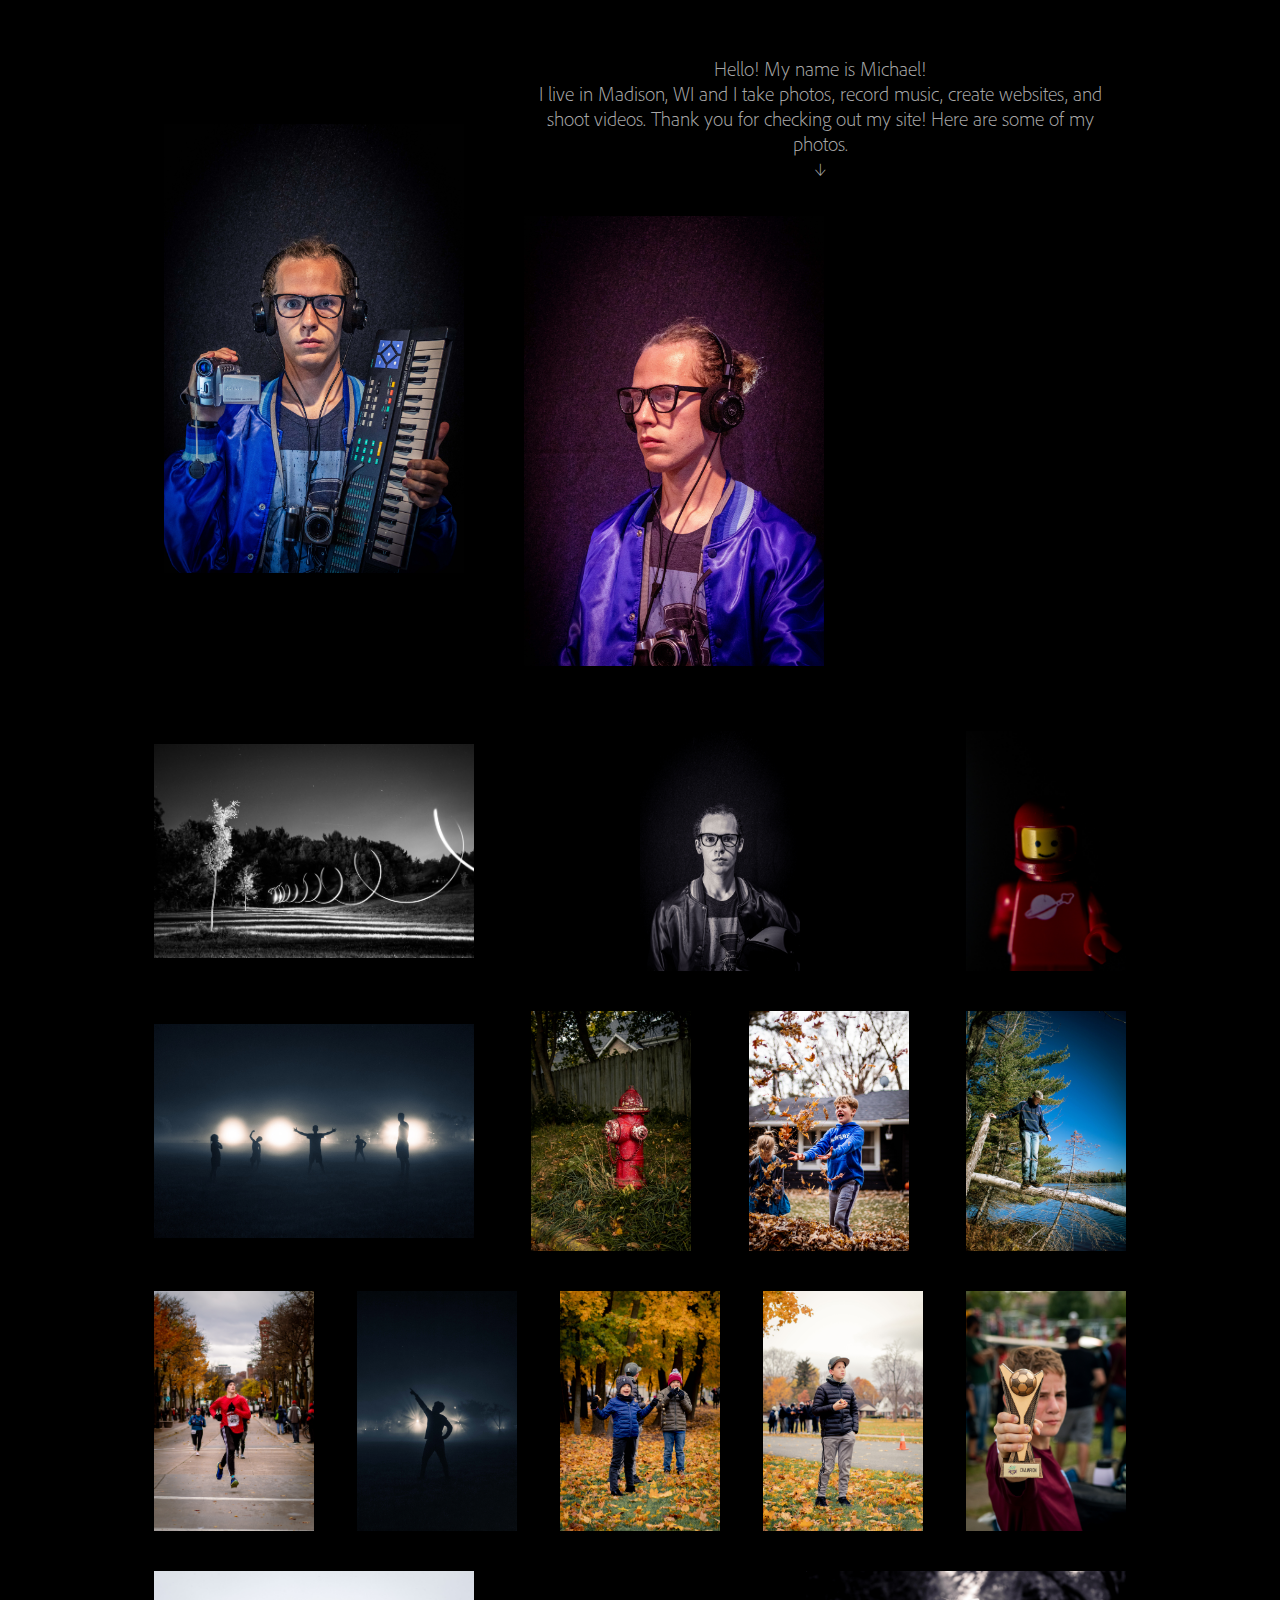
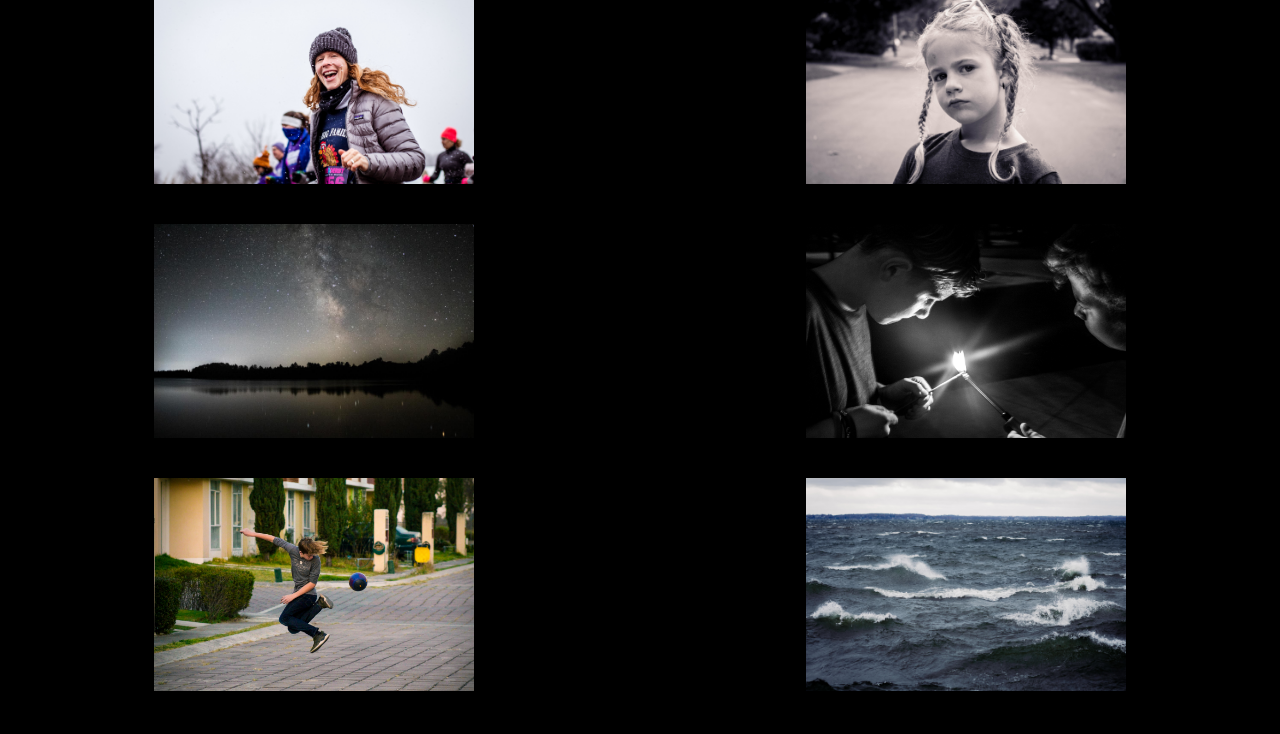
<file: photos_base.html>
<!DOCTYPE html>

<html lang="en">

  <head>
    <meta charset='UTF-8'>
    <link rel="stylesheet" href="style.css" />
    <title>Michael Tucci</title>
  </head>

  <body>

    <!-- header -->

    INSERT_HEADER
    
    <!-- body -->

    <div class='me'>
      <img class='me-img' src='me.jpg' alt='a photo of Michael Tucci'/>
      <div class='bio-block'>
	<p class='bio'>Hello! My name is Michael! <br>I live in Madison, WI and I take photos, record music, create websites, and shoot videos. Thank you for checking out my site! Here are some of my photos.<br> &#8595</p>
	<img class='me-img' src='me3.jpg' alt='another photo of Michael'/>
      </div>
    </div>
    
  
    <div class='sample-image' style='padding: 15px;'>
      
      <img src="tube.jpg" class='landscape'/>
      <img src='me2.jpg' class='portrait'/>
      <img src='lego.jpeg' class='portrait'/>
      <img src='family1.jpeg' class='landscape'/>
      <img src='red.jpg' class='portrait'/>

      <img src='photo_examples/vin.jpg' class='portrait'/>
      <img src='photo_examples/elifort.jpg' class='portrait'/>
      <img src='photo_examples/calebruns.jpg' class='portrait'/>
      <img src='photo_examples/jonson.jpg' class='portrait'/>
      <img src='photo_examples/happypete.jpg' class='portrait'/>
      <img src='photo_examples/jonsoneats.jpg' class='portrait'/>
      <img src='photo_examples/tbonewins.jpg' class='portrait'/>
      <img src='photo_examples/momruns.jpg' class='landscape'/>
      <img src='photo_examples/iris.jpg' class='landscape'/>
      <img src='photo_examples/milky.JPG' class='landscape'/>
      <img src='photo_examples/sparkler.jpeg' class='landscape'/>
      <img src='photo_examples/calebsoccer.jpg' class='landscape'/>
      <img src='photo_examples/waves.jpg' class='landscape'/>

    </div>
    



        


    <!--svg stuff -->

    <svg xmlns="http://www.w3.org/2000/svg" version="1.1" style="display:none" data-usage="social-icons-svg">

<!--itunes-->
      
      <symbol id="itunes-icon" viewBox="0 0 64 64"><path d="M41.784,28.836c0,3.5,0.002,7-0.002,10.499c0,0.767-0.105,1.519-0.446,2.217c-0.53,1.086-1.399,1.768-2.55,2.095c-0.642,0.183-1.297,0.288-1.965,0.318c-1.749,0.083-3.261-1.103-3.574-2.823c-0.26-1.419,0.419-2.984,1.91-3.715c0.595-0.294,1.23-0.458,1.871-0.596c0.695-0.15,1.393-0.282,2.084-0.441c0.504-0.116,0.84-0.424,0.939-0.948c0.023-0.116,0.033-0.236,0.033-0.355c0.002-3.336,0.002-6.67-0.002-10.005c0-0.114-0.019-0.23-0.047-0.34c-0.072-0.277-0.274-0.446-0.559-0.43c-0.294,0.017-0.584,0.064-0.873,0.122c-1.397,0.275-2.793,0.559-4.189,0.84c-1.425,0.286-2.851,0.576-4.278,0.864c-0.842,0.171-1.684,0.34-2.525,0.51c-0.03,0.006-0.059,0.016-0.088,0.023c-0.509,0.141-0.693,0.374-0.717,0.9c-0.003,0.08-0.002,0.16-0.002,0.241c-0.002,4.782,0,9.565-0.003,14.345c0,0.773-0.086,1.537-0.396,2.255c-0.512,1.18-1.416,1.914-2.636,2.269c-0.645,0.186-1.307,0.293-1.976,0.316c-1.762,0.066-3.225-1.105-3.527-2.838c-0.261-1.494,0.422-3.098,2.119-3.816c0.656-0.275,1.344-0.427,2.036-0.571c0.527-0.111,1.056-0.211,1.582-0.324c0.703-0.153,1.07-0.595,1.1-1.313c0.003-0.094,0.002-0.183,0.002-0.277c0-5.44,0-10.882,0.003-16.323c0-0.227,0.023-0.46,0.077-0.681c0.128-0.524,0.502-0.823,1.003-0.953c0.469-0.122,0.947-0.207,1.422-0.304c1.347-0.272,2.694-0.543,4.042-0.814c1.393-0.282,2.784-0.562,4.176-0.843c1.23-0.249,2.46-0.501,3.693-0.743c0.404-0.08,0.814-0.161,1.22-0.194c0.57-0.045,0.961,0.313,1.019,0.886c0.014,0.136,0.022,0.274,0.022,0.412C41.786,21.814,41.786,25.325,41.784,28.836L41.784,28.836z"></path></symbol>

<!--spotify-->
      
      <symbol id="spotify-icon" viewBox="0 0 64 64"><path d="M32,16c-8.8,0-16,7.2-16,16c0,8.8,7.2,16,16,16c8.8,0,16-7.2,16-16C48,23.2,40.8,16,32,16 M39.3,39.1c-0.3,0.5-0.9,0.6-1.4,0.3c-3.8-2.3-8.5-2.8-14.1-1.5c-0.5,0.1-1.1-0.2-1.2-0.7c-0.1-0.5,0.2-1.1,0.8-1.2 c6.1-1.4,11.3-0.8,15.5,1.8C39.5,38,39.6,38.6,39.3,39.1 M41.3,34.7c-0.4,0.6-1.1,0.8-1.7,0.4c-4.3-2.6-10.9-3.4-15.9-1.9 c-0.7,0.2-1.4-0.2-1.6-0.8c-0.2-0.7,0.2-1.4,0.8-1.6c5.8-1.8,13-0.9,18,2.1C41.5,33.4,41.7,34.1,41.3,34.7 M41.5,30.2 c-5.2-3.1-13.7-3.3-18.6-1.9c-0.8,0.2-1.6-0.2-1.9-1c-0.2-0.8,0.2-1.6,1-1.9c5.7-1.7,15-1.4,21,2.1c0.7,0.4,0.9,1.3,0.5,2.1 C43.1,30.4,42.2,30.6,41.5,30.2"></path>

	    
<!-- instagram -->
    
    <symbol id="instagram-icon" viewBox="0 0 64 64"><path d="M46.91,25.816c-0.073-1.597-0.326-2.687-0.697-3.641c-0.383-0.986-0.896-1.823-1.73-2.657c-0.834-0.834-1.67-1.347-2.657-1.73c-0.954-0.371-2.045-0.624-3.641-0.697C36.585,17.017,36.074,17,32,17s-4.585,0.017-6.184,0.09c-1.597,0.073-2.687,0.326-3.641,0.697c-0.986,0.383-1.823,0.896-2.657,1.73c-0.834,0.834-1.347,1.67-1.73,2.657c-0.371,0.954-0.624,2.045-0.697,3.641C17.017,27.415,17,27.926,17,32c0,4.074,0.017,4.585,0.09,6.184c0.073,1.597,0.326,2.687,0.697,3.641c0.383,0.986,0.896,1.823,1.73,2.657c0.834,0.834,1.67,1.347,2.657,1.73c0.954,0.371,2.045,0.624,3.641,0.697C27.415,46.983,27.926,47,32,47s4.585-0.017,6.184-0.09c1.597-0.073,2.687-0.326,3.641-0.697c0.986-0.383,1.823-0.896,2.657-1.73c0.834-0.834,1.347-1.67,1.73-2.657c0.371-0.954,0.624-2.045,0.697-3.641C46.983,36.585,47,36.074,47,32S46.983,27.415,46.91,25.816z M44.21,38.061c-0.067,1.462-0.311,2.257-0.516,2.785c-0.272,0.7-0.597,1.2-1.122,1.725c-0.525,0.525-1.025,0.85-1.725,1.122c-0.529,0.205-1.323,0.45-2.785,0.516c-1.581,0.072-2.056,0.087-6.061,0.087s-4.48-0.015-6.061-0.087c-1.462-0.067-2.257-0.311-2.785-0.516c-0.7-0.272-1.2-0.597-1.725-1.122c-0.525-0.525-0.85-1.025-1.122-1.725c-0.205-0.529-0.45-1.323-0.516-2.785c-0.072-1.582-0.087-2.056-0.087-6.061s0.015-4.48,0.087-6.061c0.067-1.462,0.311-2.257,0.516-2.785c0.272-0.7,0.597-1.2,1.122-1.725c0.525-0.525,1.025-0.85,1.725-1.122c0.529-0.205,1.323-0.45,2.785-0.516c1.582-0.072,2.056-0.087,6.061-0.087s4.48,0.015,6.061,0.087c1.462,0.067,2.257,0.311,2.785,0.516c0.7,0.272,1.2,0.597,1.725,1.122c0.525,0.525,0.85,1.025,1.122,1.725c0.205,0.529,0.45,1.323,0.516,2.785c0.072,1.582,0.087,2.056,0.087,6.061S44.282,36.48,44.21,38.061z M32,24.297c-4.254,0-7.703,3.449-7.703,7.703c0,4.254,3.449,7.703,7.703,7.703c4.254,0,7.703-3.449,7.703-7.703C39.703,27.746,36.254,24.297,32,24.297z M32,37c-2.761,0-5-2.239-5-5c0-2.761,2.239-5,5-5s5,2.239,5,5C37,34.761,34.761,37,32,37z M40.007,22.193c-0.994,0-1.8,0.806-1.8,1.8c0,0.994,0.806,1.8,1.8,1.8c0.994,0,1.8-0.806,1.8-1.8C41.807,22.999,41.001,22.193,40.007,22.193z"></path></symbol>

    </svg>


  </body>

</html>
</file>
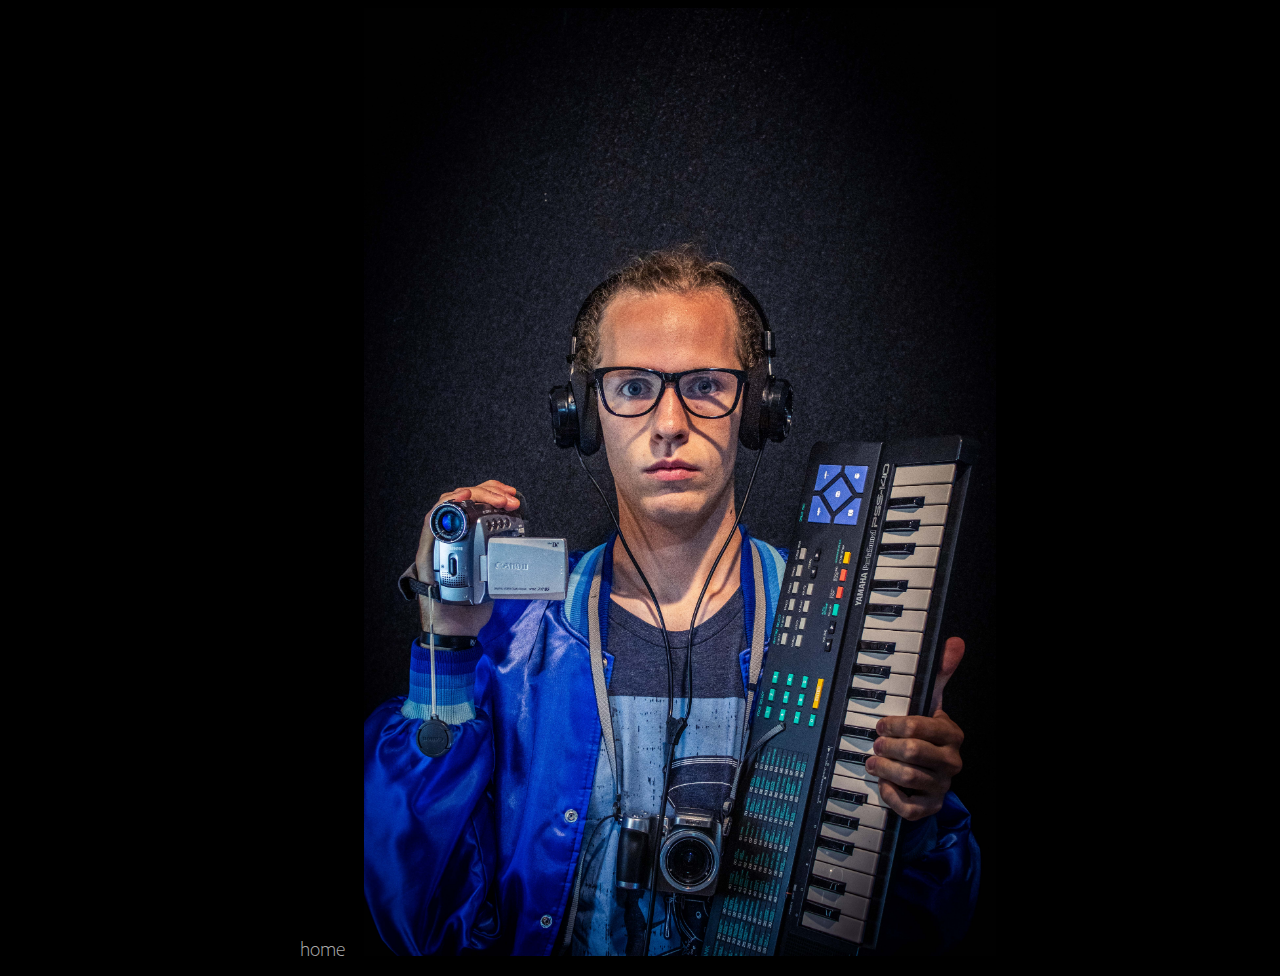
<file: portfolio.html>
<!DOCTYPE html>
<html land="en">
  
  <head>
    <meta charset='UTF-8'/>
    <title>Portfolio</title>
    <link rel='stylesheet' href='style.css'/>
  </head>

  <body>

    <div style='text-align: center;'>

      <a href='photos.html'>home</a>
      
      <img src='me.jpg' width='50%' class='center'>

    </div>
  </body>

</html>
</file>
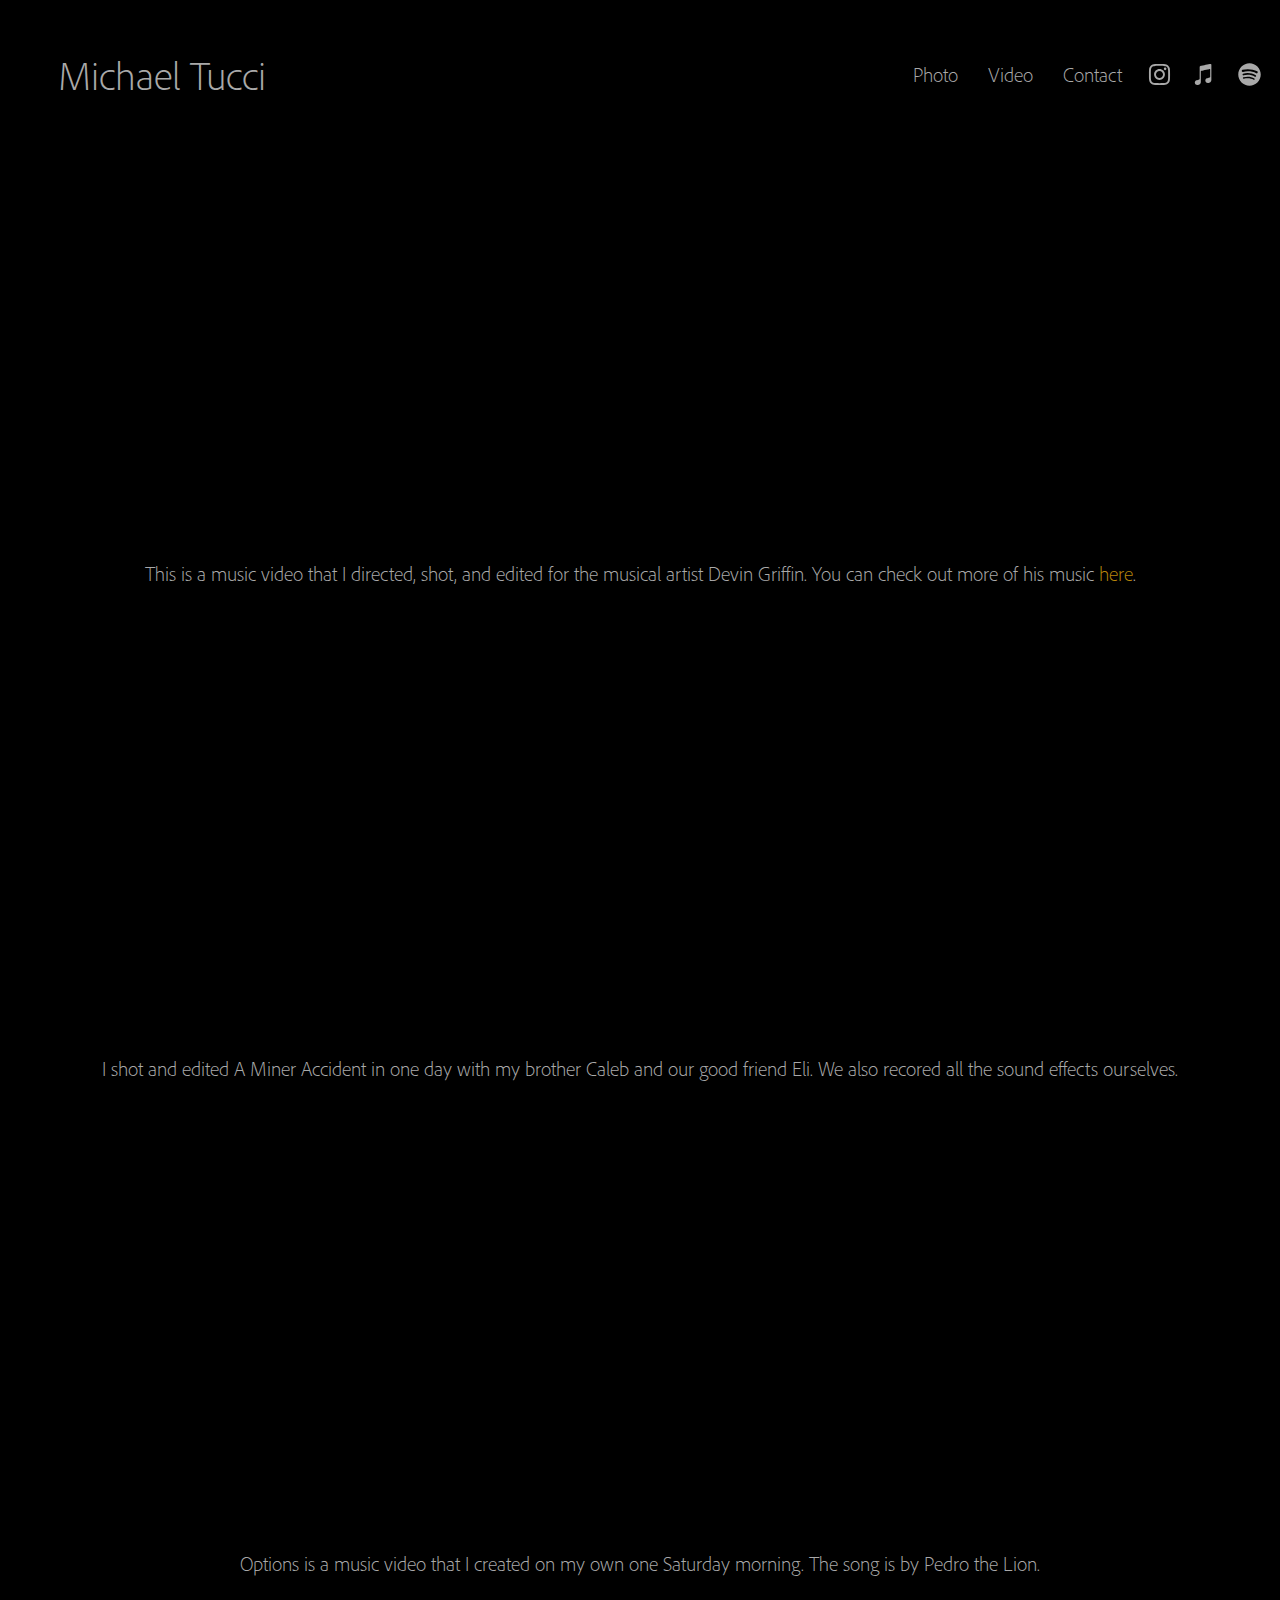
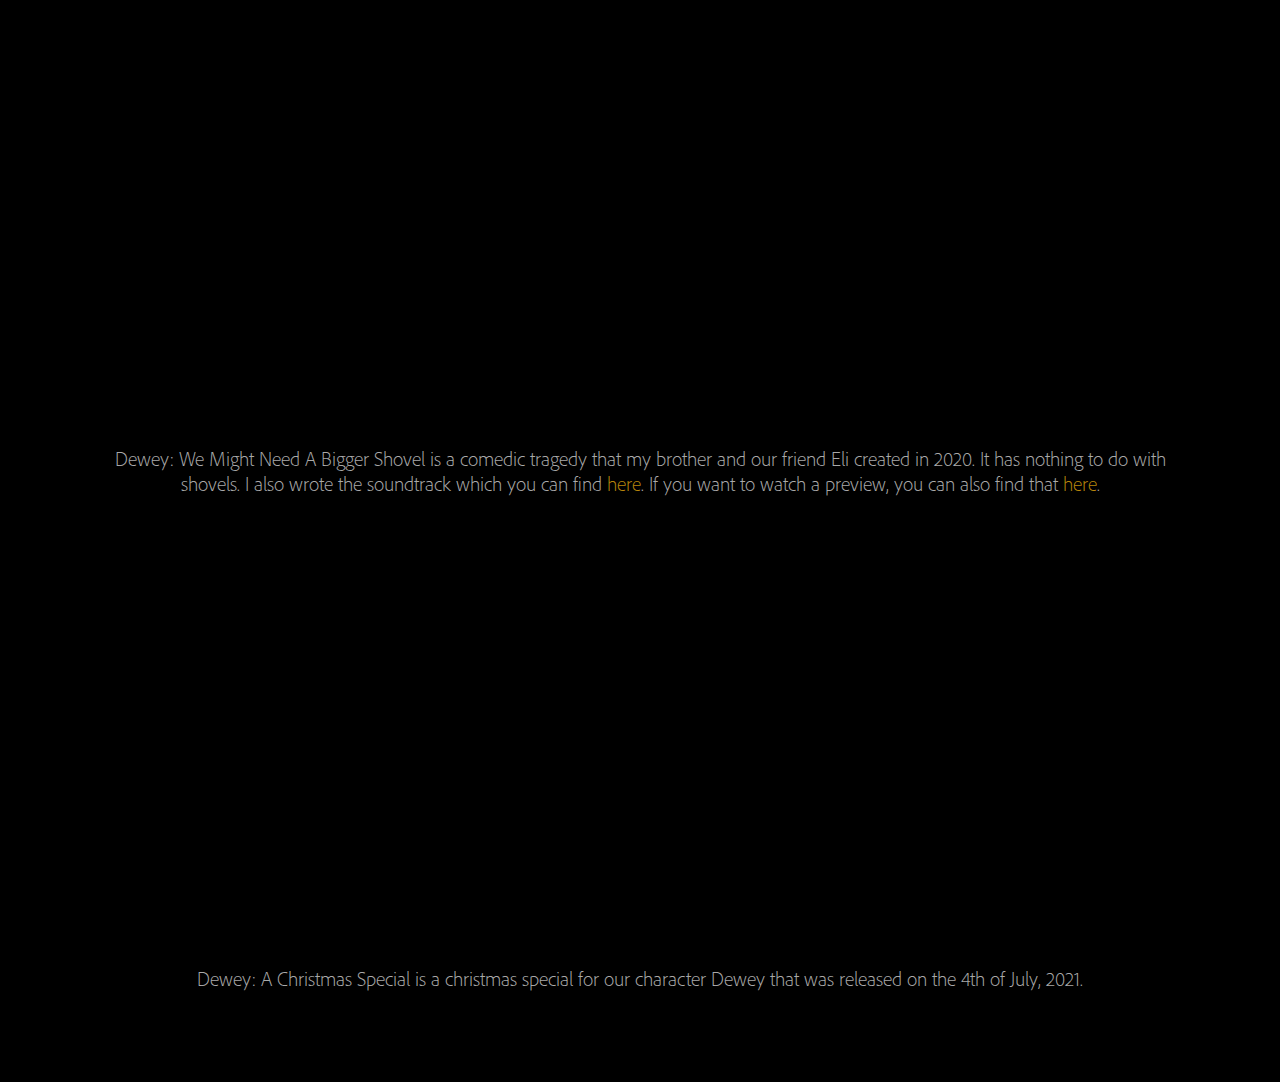
<file: video.html>
<!DOCTYPE html>

<html lang="en">

  <head>
    <meta charset='UTF-8'>
    <link rel="stylesheet" href="style.css" />
    <title>Video</title>
  </head>

  <body>

    <!-- header -->
    
        
    <div style='display: flex; justify-content: space-between; align-items: center;'>
      <div>

	<!--PNG logo-->
	
	<!-- <a href='photos.html'><img src='name-logo.png' class='logo'/></a> -->

	<a href='index.html'><h1 style='padding-left: 50px;'> Michael Tucci</h1></a>
	
	
      </div>
      
      <div class='header-options' style="display: flex; align-items: center;">
	
	<a href='index.html'>Photo</a>
	<!-- <a href='music.html'>Music</a> -->
	<a href='video.html'>Video</a>
	<a href='contact.html'>Contact</a>

	
	<a style="display: flex; padding: 0px; width: 45px; height: 45px;" class='icon' href='https://www.instagram.com/mtucci112/' target="_blank">
	  <div class='icon'>
	    <svg  width='45px' height='45px' style='stroke: #a9a9a900;' viewBox="0 0 64 64">
	      <use xlink:href="#instagram-icon"></use>
	  </div>
	</a>

	<a style='display: flex; padding: 0px; width: 45px; height: 45px;' href="https://music.apple.com/us/artist/michael-gabriel/1064139672" class='icon' target="_blank">
	  <div class='icon'>
	    <svg viewBox="0 0 64 64"  width='45px' height='45px' fill='#a9a9a9'>
              <use xlink:href="#itunes-icon"></use>
	    </svg>
	  </div>
	</a>

	<a style='display: flex; padding: 0px; width: 45px; height: 45px;' href="https://open.spotify.com/artist/2m2tIfXSPX2SVXAtGIVLnL?si=ia6zXl8RQIam5nljzbbWhw" class='icon' target="_blank">
	  <div class='icon'>
	    <svg viewBox="0 0 64 64" width='45px' height='45px' fill='#a9a9a9'>
              <use xlink:href="#spotify-icon"></use>
	    </svg>
	  </div>
	</a>

      </div>
      
    </div>

    <!--body-->
    
<div class='video'>

  <iframe width="560" height="315" src="https://www.youtube.com/embed/7-VqbFRhnzQ" title="YouTube video player" frameborder="0" allow="accelerometer; autoplay; clipboard-write; encrypted-media; gyroscope; picture-in-picture" allowfullscreen></iframe>
</div>

<p class='paragraph'> This is a music video that I directed, shot, and edited for the musical artist Devin Griffin. You can check out more of his music <a class='paragraph here-button' style='padding: 0px' href='https://open.spotify.com/artist/35QdwrBd9qVAeEftb7Vylq?si=yesFu9a9TH6EYdJAWz-bYQ' target='_blank'>here</a>.</p>

<div class='video'>
  <iframe width="560" height="315" src="https://www.youtube.com/embed/zm7SqiXq40s" title="YouTube video player" frameborder="0" allow="accelerometer; autoplay; clipboard-write; encrypted-media; gyroscope; picture-in-picture" allowfullscreen></iframe>
</div>
<p class='paragraph'>I shot and edited A Miner Accident in one day with my brother Caleb and our good friend Eli. We also recored all the sound effects ourselves.</p>


<div class='video'>
  <iframe  width="560" height="315" src="https://www.youtube.com/embed/PSN9LKMbmnE" title="YouTube video player" frameborder="0" allow="accelerometer; autoplay; clipboard-write; encrypted-media; gyroscope; picture-in-picture" allowfullscreen></iframe>
</div>
<p class='paragraph'>Options is a music video that I created on my own one Saturday morning. The song is by Pedro the Lion.</p>


<div class='video'>
  <iframe width="560" height="315" src="https://www.youtube.com/embed/nQZzkohBjd4" title="YouTube video player" frameborder="0" allow="accelerometer; autoplay; clipboard-write; encrypted-media; gyroscope; picture-in-picture" allowfullscreen></iframe>
</div>
<p class='paragraph'>Dewey: We Might Need A Bigger Shovel is a comedic tragedy that my brother and our friend Eli created in 2020. It has nothing to do with shovels. I also wrote the soundtrack which you can find <a href='https://soundcloud.com/michaelgabrielmusic/sets/dewey-we-might-need-a-bigger-shovel-original-soundtrackdeluxe-edition?si=7924b337d27847a98fc906c51b76ef2e' target='_blank' class='paragraph here-button'  style='padding: 0px;'>here</a>. If you want to watch a preview, you can also find that <a href='https://youtu.be/BEKRNdeluwQ' class='paragraph here-button' style='padding: 0px;' target='blank'>here</a>.</p>

<div class='video'>
  <iframe width="560" height="315" src="https://www.youtube.com/embed/iHx04nJ_Jmc" title="YouTube video player" frameborder="0" allow="accelerometer; autoplay; clipboard-write; encrypted-media; gyroscope; picture-in-picture" allowfullscreen></iframe>
</div>
<p class='paragraph'>Dewey: A Christmas Special is a christmas special for our character Dewey that was released on the 4th of July, 2021.</p>




    <!--svg stuff -->

    <svg xmlns="http://www.w3.org/2000/svg" version="1.1" style="display:none" data-usage="social-icons-svg">

      <symbol id="soundcloud-icon" viewBox="0 0 64 64"><path d="M43.6,30c-0.6,0-1.2,0.1-1.7,0.3c-0.3-4-3.7-7.1-7.7-7.1c-1,0-2,0.2-2.8,0.5 C31.1,23.9,31,24,31,24.3v13.9c0,0.3,0.2,0.5,0.5,0.5c0,0,12.2,0,12.2,0c2.4,0,4.4-1.9,4.4-4.4C48,31.9,46,30,43.6,30z M27.2,25.1 c-0.7,0-1.2,0.5-1.2,1.1v11.3c0,0.7,0.6,1.2,1.2,1.2c0.7,0,1.2-0.6,1.2-1.2V26.2C28.4,25.6,27.8,25.1,27.2,25.1z M22.2,27.8 c-0.7,0-1.2,0.5-1.2,1.1v8.5c0,0.7,0.6,1.2,1.2,1.2s1.2-0.6,1.2-1.2V29C23.4,28.3,22.9,27.8,22.2,27.8z M17.2,30.2 c-0.7,0-1.2,0.5-1.2,1.1v4.9c0,0.7,0.6,1.2,1.2,1.2c0.7,0,1.2-0.6,1.2-1.2v-4.9C18.5,30.7,17.9,30.2,17.2,30.2z"></path></symbol>
      
      <symbol id="itunes-icon" viewBox="0 0 64 64"><path d="M41.784,28.836c0,3.5,0.002,7-0.002,10.499c0,0.767-0.105,1.519-0.446,2.217c-0.53,1.086-1.399,1.768-2.55,2.095c-0.642,0.183-1.297,0.288-1.965,0.318c-1.749,0.083-3.261-1.103-3.574-2.823c-0.26-1.419,0.419-2.984,1.91-3.715c0.595-0.294,1.23-0.458,1.871-0.596c0.695-0.15,1.393-0.282,2.084-0.441c0.504-0.116,0.84-0.424,0.939-0.948c0.023-0.116,0.033-0.236,0.033-0.355c0.002-3.336,0.002-6.67-0.002-10.005c0-0.114-0.019-0.23-0.047-0.34c-0.072-0.277-0.274-0.446-0.559-0.43c-0.294,0.017-0.584,0.064-0.873,0.122c-1.397,0.275-2.793,0.559-4.189,0.84c-1.425,0.286-2.851,0.576-4.278,0.864c-0.842,0.171-1.684,0.34-2.525,0.51c-0.03,0.006-0.059,0.016-0.088,0.023c-0.509,0.141-0.693,0.374-0.717,0.9c-0.003,0.08-0.002,0.16-0.002,0.241c-0.002,4.782,0,9.565-0.003,14.345c0,0.773-0.086,1.537-0.396,2.255c-0.512,1.18-1.416,1.914-2.636,2.269c-0.645,0.186-1.307,0.293-1.976,0.316c-1.762,0.066-3.225-1.105-3.527-2.838c-0.261-1.494,0.422-3.098,2.119-3.816c0.656-0.275,1.344-0.427,2.036-0.571c0.527-0.111,1.056-0.211,1.582-0.324c0.703-0.153,1.07-0.595,1.1-1.313c0.003-0.094,0.002-0.183,0.002-0.277c0-5.44,0-10.882,0.003-16.323c0-0.227,0.023-0.46,0.077-0.681c0.128-0.524,0.502-0.823,1.003-0.953c0.469-0.122,0.947-0.207,1.422-0.304c1.347-0.272,2.694-0.543,4.042-0.814c1.393-0.282,2.784-0.562,4.176-0.843c1.23-0.249,2.46-0.501,3.693-0.743c0.404-0.08,0.814-0.161,1.22-0.194c0.57-0.045,0.961,0.313,1.019,0.886c0.014,0.136,0.022,0.274,0.022,0.412C41.786,21.814,41.786,25.325,41.784,28.836L41.784,28.836z"></path></symbol>

      <symbol id="spotify-icon" viewBox="0 0 64 64"><path d="M32,16c-8.8,0-16,7.2-16,16c0,8.8,7.2,16,16,16c8.8,0,16-7.2,16-16C48,23.2,40.8,16,32,16 M39.3,39.1c-0.3,0.5-0.9,0.6-1.4,0.3c-3.8-2.3-8.5-2.8-14.1-1.5c-0.5,0.1-1.1-0.2-1.2-0.7c-0.1-0.5,0.2-1.1,0.8-1.2 c6.1-1.4,11.3-0.8,15.5,1.8C39.5,38,39.6,38.6,39.3,39.1 M41.3,34.7c-0.4,0.6-1.1,0.8-1.7,0.4c-4.3-2.6-10.9-3.4-15.9-1.9 c-0.7,0.2-1.4-0.2-1.6-0.8c-0.2-0.7,0.2-1.4,0.8-1.6c5.8-1.8,13-0.9,18,2.1C41.5,33.4,41.7,34.1,41.3,34.7 M41.5,30.2 c-5.2-3.1-13.7-3.3-18.6-1.9c-0.8,0.2-1.6-0.2-1.9-1c-0.2-0.8,0.2-1.6,1-1.9c5.7-1.7,15-1.4,21,2.1c0.7,0.4,0.9,1.3,0.5,2.1 C43.1,30.4,42.2,30.6,41.5,30.2"></path>


	    
<!-- instagram -->
    
    <symbol id="instagram-icon" viewBox="0 0 64 64"><path d="M46.91,25.816c-0.073-1.597-0.326-2.687-0.697-3.641c-0.383-0.986-0.896-1.823-1.73-2.657c-0.834-0.834-1.67-1.347-2.657-1.73c-0.954-0.371-2.045-0.624-3.641-0.697C36.585,17.017,36.074,17,32,17s-4.585,0.017-6.184,0.09c-1.597,0.073-2.687,0.326-3.641,0.697c-0.986,0.383-1.823,0.896-2.657,1.73c-0.834,0.834-1.347,1.67-1.73,2.657c-0.371,0.954-0.624,2.045-0.697,3.641C17.017,27.415,17,27.926,17,32c0,4.074,0.017,4.585,0.09,6.184c0.073,1.597,0.326,2.687,0.697,3.641c0.383,0.986,0.896,1.823,1.73,2.657c0.834,0.834,1.67,1.347,2.657,1.73c0.954,0.371,2.045,0.624,3.641,0.697C27.415,46.983,27.926,47,32,47s4.585-0.017,6.184-0.09c1.597-0.073,2.687-0.326,3.641-0.697c0.986-0.383,1.823-0.896,2.657-1.73c0.834-0.834,1.347-1.67,1.73-2.657c0.371-0.954,0.624-2.045,0.697-3.641C46.983,36.585,47,36.074,47,32S46.983,27.415,46.91,25.816z M44.21,38.061c-0.067,1.462-0.311,2.257-0.516,2.785c-0.272,0.7-0.597,1.2-1.122,1.725c-0.525,0.525-1.025,0.85-1.725,1.122c-0.529,0.205-1.323,0.45-2.785,0.516c-1.581,0.072-2.056,0.087-6.061,0.087s-4.48-0.015-6.061-0.087c-1.462-0.067-2.257-0.311-2.785-0.516c-0.7-0.272-1.2-0.597-1.725-1.122c-0.525-0.525-0.85-1.025-1.122-1.725c-0.205-0.529-0.45-1.323-0.516-2.785c-0.072-1.582-0.087-2.056-0.087-6.061s0.015-4.48,0.087-6.061c0.067-1.462,0.311-2.257,0.516-2.785c0.272-0.7,0.597-1.2,1.122-1.725c0.525-0.525,1.025-0.85,1.725-1.122c0.529-0.205,1.323-0.45,2.785-0.516c1.582-0.072,2.056-0.087,6.061-0.087s4.48,0.015,6.061,0.087c1.462,0.067,2.257,0.311,2.785,0.516c0.7,0.272,1.2,0.597,1.725,1.122c0.525,0.525,0.85,1.025,1.122,1.725c0.205,0.529,0.45,1.323,0.516,2.785c0.072,1.582,0.087,2.056,0.087,6.061S44.282,36.48,44.21,38.061z M32,24.297c-4.254,0-7.703,3.449-7.703,7.703c0,4.254,3.449,7.703,7.703,7.703c4.254,0,7.703-3.449,7.703-7.703C39.703,27.746,36.254,24.297,32,24.297z M32,37c-2.761,0-5-2.239-5-5c0-2.761,2.239-5,5-5s5,2.239,5,5C37,34.761,34.761,37,32,37z M40.007,22.193c-0.994,0-1.8,0.806-1.8,1.8c0,0.994,0.806,1.8,1.8,1.8c0.994,0,1.8-0.806,1.8-1.8C41.807,22.999,41.001,22.193,40.007,22.193z"></path></symbol>

    </svg>
>

  </body>

</html>
</file>
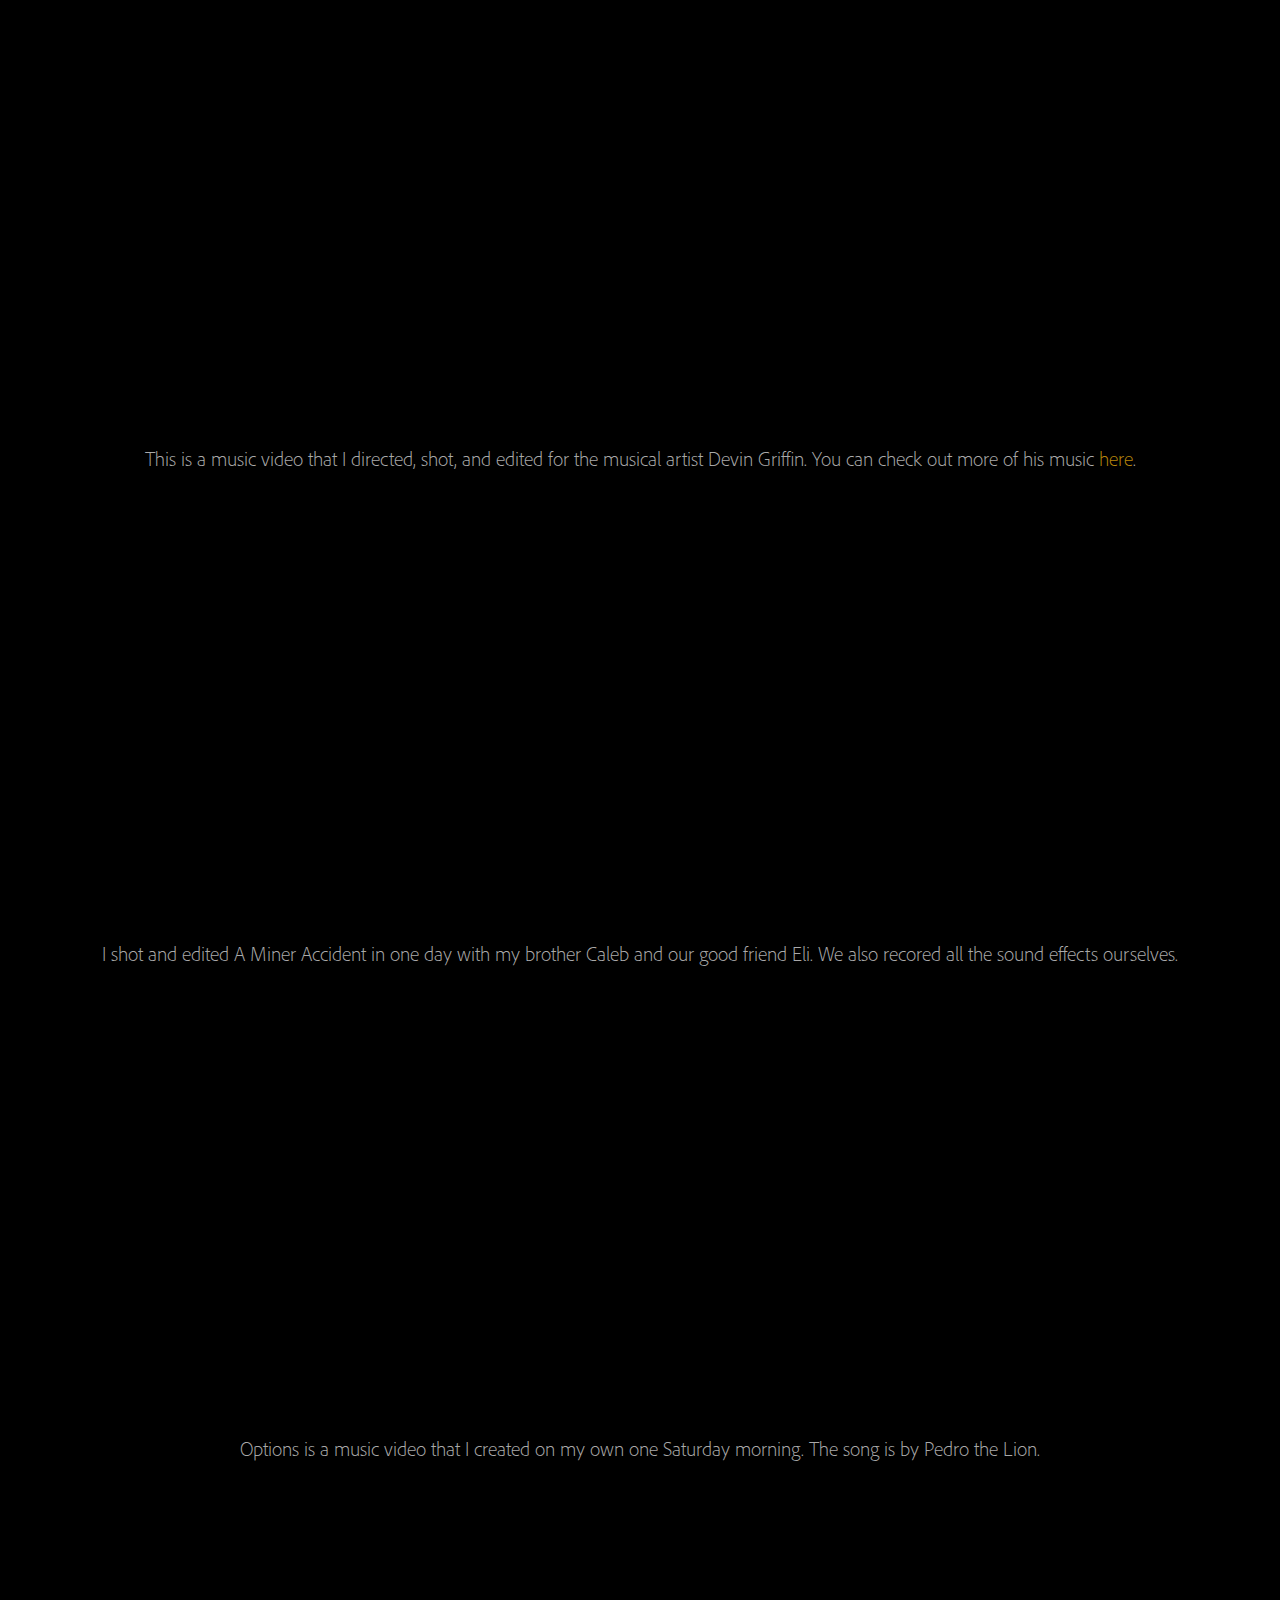
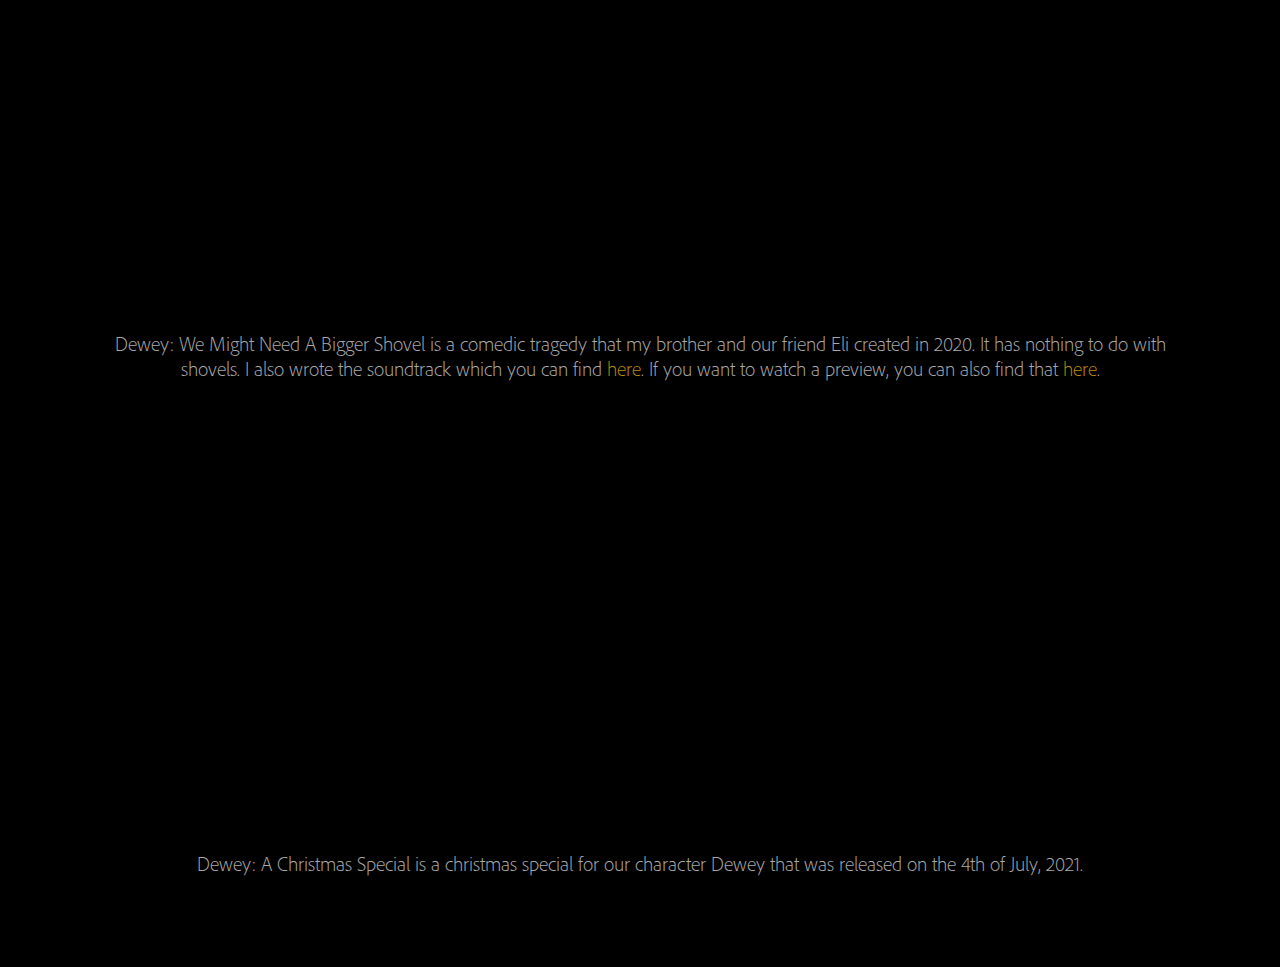
<file: video_base.html>
<!DOCTYPE html>

<html lang="en">

  <head>
    <meta charset='UTF-8'>
    <link rel="stylesheet" href="style.css" />
    <title>Video</title>
  </head>

  <body>

    <!-- header -->
    
    INSERT_HEADER

    <!--body-->
    
<div class='video'>

  <iframe width="560" height="315" src="https://www.youtube.com/embed/7-VqbFRhnzQ" title="YouTube video player" frameborder="0" allow="accelerometer; autoplay; clipboard-write; encrypted-media; gyroscope; picture-in-picture" allowfullscreen></iframe>
</div>

<p class='paragraph'> This is a music video that I directed, shot, and edited for the musical artist Devin Griffin. You can check out more of his music <a class='paragraph here-button' style='padding: 0px' href='https://open.spotify.com/artist/35QdwrBd9qVAeEftb7Vylq?si=yesFu9a9TH6EYdJAWz-bYQ' target='_blank'>here</a>.</p>

<div class='video'>
  <iframe width="560" height="315" src="https://www.youtube.com/embed/zm7SqiXq40s" title="YouTube video player" frameborder="0" allow="accelerometer; autoplay; clipboard-write; encrypted-media; gyroscope; picture-in-picture" allowfullscreen></iframe>
</div>
<p class='paragraph'>I shot and edited A Miner Accident in one day with my brother Caleb and our good friend Eli. We also recored all the sound effects ourselves.</p>


<div class='video'>
  <iframe  width="560" height="315" src="https://www.youtube.com/embed/PSN9LKMbmnE" title="YouTube video player" frameborder="0" allow="accelerometer; autoplay; clipboard-write; encrypted-media; gyroscope; picture-in-picture" allowfullscreen></iframe>
</div>
<p class='paragraph'>Options is a music video that I created on my own one Saturday morning. The song is by Pedro the Lion.</p>


<div class='video'>
  <iframe width="560" height="315" src="https://www.youtube.com/embed/nQZzkohBjd4" title="YouTube video player" frameborder="0" allow="accelerometer; autoplay; clipboard-write; encrypted-media; gyroscope; picture-in-picture" allowfullscreen></iframe>
</div>
<p class='paragraph'>Dewey: We Might Need A Bigger Shovel is a comedic tragedy that my brother and our friend Eli created in 2020. It has nothing to do with shovels. I also wrote the soundtrack which you can find <a href='https://soundcloud.com/michaelgabrielmusic/sets/dewey-we-might-need-a-bigger-shovel-original-soundtrackdeluxe-edition?si=7924b337d27847a98fc906c51b76ef2e' target='_blank' class='paragraph here-button'  style='padding: 0px;'>here</a>. If you want to watch a preview, you can also find that <a href='https://youtu.be/BEKRNdeluwQ' class='paragraph here-button' style='padding: 0px;' target='blank'>here</a>.</p>

<div class='video'>
  <iframe width="560" height="315" src="https://www.youtube.com/embed/iHx04nJ_Jmc" title="YouTube video player" frameborder="0" allow="accelerometer; autoplay; clipboard-write; encrypted-media; gyroscope; picture-in-picture" allowfullscreen></iframe>
</div>
<p class='paragraph'>Dewey: A Christmas Special is a christmas special for our character Dewey that was released on the 4th of July, 2021.</p>




    <!--svg stuff -->

    <svg xmlns="http://www.w3.org/2000/svg" version="1.1" style="display:none" data-usage="social-icons-svg">

      <symbol id="soundcloud-icon" viewBox="0 0 64 64"><path d="M43.6,30c-0.6,0-1.2,0.1-1.7,0.3c-0.3-4-3.7-7.1-7.7-7.1c-1,0-2,0.2-2.8,0.5 C31.1,23.9,31,24,31,24.3v13.9c0,0.3,0.2,0.5,0.5,0.5c0,0,12.2,0,12.2,0c2.4,0,4.4-1.9,4.4-4.4C48,31.9,46,30,43.6,30z M27.2,25.1 c-0.7,0-1.2,0.5-1.2,1.1v11.3c0,0.7,0.6,1.2,1.2,1.2c0.7,0,1.2-0.6,1.2-1.2V26.2C28.4,25.6,27.8,25.1,27.2,25.1z M22.2,27.8 c-0.7,0-1.2,0.5-1.2,1.1v8.5c0,0.7,0.6,1.2,1.2,1.2s1.2-0.6,1.2-1.2V29C23.4,28.3,22.9,27.8,22.2,27.8z M17.2,30.2 c-0.7,0-1.2,0.5-1.2,1.1v4.9c0,0.7,0.6,1.2,1.2,1.2c0.7,0,1.2-0.6,1.2-1.2v-4.9C18.5,30.7,17.9,30.2,17.2,30.2z"></path></symbol>
      
      <symbol id="itunes-icon" viewBox="0 0 64 64"><path d="M41.784,28.836c0,3.5,0.002,7-0.002,10.499c0,0.767-0.105,1.519-0.446,2.217c-0.53,1.086-1.399,1.768-2.55,2.095c-0.642,0.183-1.297,0.288-1.965,0.318c-1.749,0.083-3.261-1.103-3.574-2.823c-0.26-1.419,0.419-2.984,1.91-3.715c0.595-0.294,1.23-0.458,1.871-0.596c0.695-0.15,1.393-0.282,2.084-0.441c0.504-0.116,0.84-0.424,0.939-0.948c0.023-0.116,0.033-0.236,0.033-0.355c0.002-3.336,0.002-6.67-0.002-10.005c0-0.114-0.019-0.23-0.047-0.34c-0.072-0.277-0.274-0.446-0.559-0.43c-0.294,0.017-0.584,0.064-0.873,0.122c-1.397,0.275-2.793,0.559-4.189,0.84c-1.425,0.286-2.851,0.576-4.278,0.864c-0.842,0.171-1.684,0.34-2.525,0.51c-0.03,0.006-0.059,0.016-0.088,0.023c-0.509,0.141-0.693,0.374-0.717,0.9c-0.003,0.08-0.002,0.16-0.002,0.241c-0.002,4.782,0,9.565-0.003,14.345c0,0.773-0.086,1.537-0.396,2.255c-0.512,1.18-1.416,1.914-2.636,2.269c-0.645,0.186-1.307,0.293-1.976,0.316c-1.762,0.066-3.225-1.105-3.527-2.838c-0.261-1.494,0.422-3.098,2.119-3.816c0.656-0.275,1.344-0.427,2.036-0.571c0.527-0.111,1.056-0.211,1.582-0.324c0.703-0.153,1.07-0.595,1.1-1.313c0.003-0.094,0.002-0.183,0.002-0.277c0-5.44,0-10.882,0.003-16.323c0-0.227,0.023-0.46,0.077-0.681c0.128-0.524,0.502-0.823,1.003-0.953c0.469-0.122,0.947-0.207,1.422-0.304c1.347-0.272,2.694-0.543,4.042-0.814c1.393-0.282,2.784-0.562,4.176-0.843c1.23-0.249,2.46-0.501,3.693-0.743c0.404-0.08,0.814-0.161,1.22-0.194c0.57-0.045,0.961,0.313,1.019,0.886c0.014,0.136,0.022,0.274,0.022,0.412C41.786,21.814,41.786,25.325,41.784,28.836L41.784,28.836z"></path></symbol>

      <symbol id="spotify-icon" viewBox="0 0 64 64"><path d="M32,16c-8.8,0-16,7.2-16,16c0,8.8,7.2,16,16,16c8.8,0,16-7.2,16-16C48,23.2,40.8,16,32,16 M39.3,39.1c-0.3,0.5-0.9,0.6-1.4,0.3c-3.8-2.3-8.5-2.8-14.1-1.5c-0.5,0.1-1.1-0.2-1.2-0.7c-0.1-0.5,0.2-1.1,0.8-1.2 c6.1-1.4,11.3-0.8,15.5,1.8C39.5,38,39.6,38.6,39.3,39.1 M41.3,34.7c-0.4,0.6-1.1,0.8-1.7,0.4c-4.3-2.6-10.9-3.4-15.9-1.9 c-0.7,0.2-1.4-0.2-1.6-0.8c-0.2-0.7,0.2-1.4,0.8-1.6c5.8-1.8,13-0.9,18,2.1C41.5,33.4,41.7,34.1,41.3,34.7 M41.5,30.2 c-5.2-3.1-13.7-3.3-18.6-1.9c-0.8,0.2-1.6-0.2-1.9-1c-0.2-0.8,0.2-1.6,1-1.9c5.7-1.7,15-1.4,21,2.1c0.7,0.4,0.9,1.3,0.5,2.1 C43.1,30.4,42.2,30.6,41.5,30.2"></path>


	    
<!-- instagram -->
    
    <symbol id="instagram-icon" viewBox="0 0 64 64"><path d="M46.91,25.816c-0.073-1.597-0.326-2.687-0.697-3.641c-0.383-0.986-0.896-1.823-1.73-2.657c-0.834-0.834-1.67-1.347-2.657-1.73c-0.954-0.371-2.045-0.624-3.641-0.697C36.585,17.017,36.074,17,32,17s-4.585,0.017-6.184,0.09c-1.597,0.073-2.687,0.326-3.641,0.697c-0.986,0.383-1.823,0.896-2.657,1.73c-0.834,0.834-1.347,1.67-1.73,2.657c-0.371,0.954-0.624,2.045-0.697,3.641C17.017,27.415,17,27.926,17,32c0,4.074,0.017,4.585,0.09,6.184c0.073,1.597,0.326,2.687,0.697,3.641c0.383,0.986,0.896,1.823,1.73,2.657c0.834,0.834,1.67,1.347,2.657,1.73c0.954,0.371,2.045,0.624,3.641,0.697C27.415,46.983,27.926,47,32,47s4.585-0.017,6.184-0.09c1.597-0.073,2.687-0.326,3.641-0.697c0.986-0.383,1.823-0.896,2.657-1.73c0.834-0.834,1.347-1.67,1.73-2.657c0.371-0.954,0.624-2.045,0.697-3.641C46.983,36.585,47,36.074,47,32S46.983,27.415,46.91,25.816z M44.21,38.061c-0.067,1.462-0.311,2.257-0.516,2.785c-0.272,0.7-0.597,1.2-1.122,1.725c-0.525,0.525-1.025,0.85-1.725,1.122c-0.529,0.205-1.323,0.45-2.785,0.516c-1.581,0.072-2.056,0.087-6.061,0.087s-4.48-0.015-6.061-0.087c-1.462-0.067-2.257-0.311-2.785-0.516c-0.7-0.272-1.2-0.597-1.725-1.122c-0.525-0.525-0.85-1.025-1.122-1.725c-0.205-0.529-0.45-1.323-0.516-2.785c-0.072-1.582-0.087-2.056-0.087-6.061s0.015-4.48,0.087-6.061c0.067-1.462,0.311-2.257,0.516-2.785c0.272-0.7,0.597-1.2,1.122-1.725c0.525-0.525,1.025-0.85,1.725-1.122c0.529-0.205,1.323-0.45,2.785-0.516c1.582-0.072,2.056-0.087,6.061-0.087s4.48,0.015,6.061,0.087c1.462,0.067,2.257,0.311,2.785,0.516c0.7,0.272,1.2,0.597,1.725,1.122c0.525,0.525,0.85,1.025,1.122,1.725c0.205,0.529,0.45,1.323,0.516,2.785c0.072,1.582,0.087,2.056,0.087,6.061S44.282,36.48,44.21,38.061z M32,24.297c-4.254,0-7.703,3.449-7.703,7.703c0,4.254,3.449,7.703,7.703,7.703c4.254,0,7.703-3.449,7.703-7.703C39.703,27.746,36.254,24.297,32,24.297z M32,37c-2.761,0-5-2.239-5-5c0-2.761,2.239-5,5-5s5,2.239,5,5C37,34.761,34.761,37,32,37z M40.007,22.193c-0.994,0-1.8,0.806-1.8,1.8c0,0.994,0.806,1.8,1.8,1.8c0.994,0,1.8-0.806,1.8-1.8C41.807,22.999,41.001,22.193,40.007,22.193z"></path></symbol>

    </svg>
>

  </body>

</html>
</file>
<file: style.css>
@font-face {
    font-family: niceCleanFont;
    src: url(AdobeClean-Light.otf);
}



h1 {
    text-align: left;
    color: #A9A9A9;
    font-family: niceCleanFont;
    font-weight: 300;
    font-size: 40px;
    padding: 15px;
    margin-bottom: 1px;
    margin-top: 1px;
}

h1:hover {
    color: #b8860b;
    transition: 0.5s ease;
}

p {
    color: #a9a9a9;
    font-family: niceCleanFont;
    font-weight: 100px;
    font-size: 40px;
    margin: 15px;
}

html {
    background: black;
}

svg {
    fill: #a9a9a9;
}

a {
    text-decoration: none;
    color: #A9A9A9;
    font-family: niceCleanFont;
    font-size: 20px;
    padding: 15px;
    font-weight: 200;
    
}

.header-options {
    font-family: niceCleanFont;
}

.sample-image {
    /* width: 1200px; */
    width: 80%;
    margin: 0 auto;
    display: flex;
    flex-wrap: wrap;
    align-items: center;
    justify-content: space-between;
    
}

.sample-image img { 
     padding: 20px; 
}
 
.portrait {
    width: 160px;
    height: auto;
}

.landscape {
    width: 320px;
    height: auto;
}


.container {
    position: relative;
    display: flex;
    align-items: center;
    margin-left: 30px;
    width: 250px;
    height: 250px;
}

svg:hover {
    fill:  #b8860b;
    transition: 0.5s ease;
}

a:hover {
    color: #b8860b;
    transition: 0.5s ease;
}


a:active {
    color: #DCDCDC;
    transition: 0.01s;
}

.video {
    display: flex;
    justify-content: center;
    padding: 30px;
    padding-bottom: 10px;
    margin-top: 50px;
}

.paragraph {
    font-size: 20px;
    font-weight: 100;
    text-align: center;
    padding-left: 70px;
    padding-right: 70px;
    padding-bottom: 50px;
}

.icon {
    width: 45px;
    height: 45px;
    display: flex;
    align-items: center;
}

.logo {
    width: 300px;
    height: auto;
    padding-left: 30px;
    display: flex;
    align-items: center;
    text-align: center;
    
}

.me {
    width: 80%;
    display: flex;
    justify-content: center;
    margin: 0 auto;
    align-items: center;
    
}

.me-img {
    display: flex;
    justify-content: flex-start;
    padding: 30px;
    padding-top: 5px;
    width: 300px;
    height: auto;
}

.hello {
    font-size: 30px;
    display: flex;
    justify-content: center;
    text-align: center;
    text-decoration: none;
    color: #A9A9A9;
    font-family: niceCleanFont;
    margin-bottom: 0px;
    font-weight: 200;
}

.bio {
    font-size: 20px;
    text-align: center;
    text-decoration: none;
    color: #A9A9A9;
    font-family: niceCleanFont;
    padding: 15px;
    font-weight: 200;
}

}

.bio-block {
    display: flex;
    align-items: center;
}


@media (max-width: 1230px) {

    .portrait {
	width: 160px;
	height: auto;
    }

    .landscape {
	width: 320px;
	height: auto;
    }
        .me-img {
	width: 200px;
	hieght: auto;
    }
}

@media (max-width: 965px) {
    
    a {
	font-size: 20px;
    }

    h1 {
	font-size: 30px;
    }

    .logo {
	width: 210px;
    }

    svg {
	width: 35px;
	height: 35px;
    }
    .portrait {
	width: 125px;
	height: auto;
    }

    .landscape {
	width: 250px;
	height: auto;
    }
    .me-img {
	width: 170px;
	hieght: auto;
    }
}

@media (max-width: 790px) {
    
     a {
	font-size: 20px;
    }

    h1 {
	font-size: 22px;
    }

    .logo {
	width: 150px;
    }

    svg {
	width: 30px;
	height: 30px;
    }
    .portrait {
	width: 100px;
	height: auto;
    }

    .landscape {
	width: 200px;
	height: auto;
    }
    
    .me-img {
	width: 150px;

    }


}

@media (max-width: 600px) {
    
    a {
	font-size: 15px;
    }

    h1 {
	font-size: 15px;
    }

     .logo {
	width: 100px;
    }

    svg {
	width: 30px;
	height: 30px;
    }

    .portrait {
	width: 100px;
	height: auto;
    }

    .landscape {
	width: 200px;
	height: auto;
    }
    
    .icon {
	width: 30px;
	height: 30px;
    }

    .me-img {
	width: 100px;

    }
    
}

.gmail {
    display: flex;
    justify-content: center;
    align-items: center;
}

.here-button {
    font-size: 20px;
    font-weight: 100;
    color: #b8860b;
}
</file>
